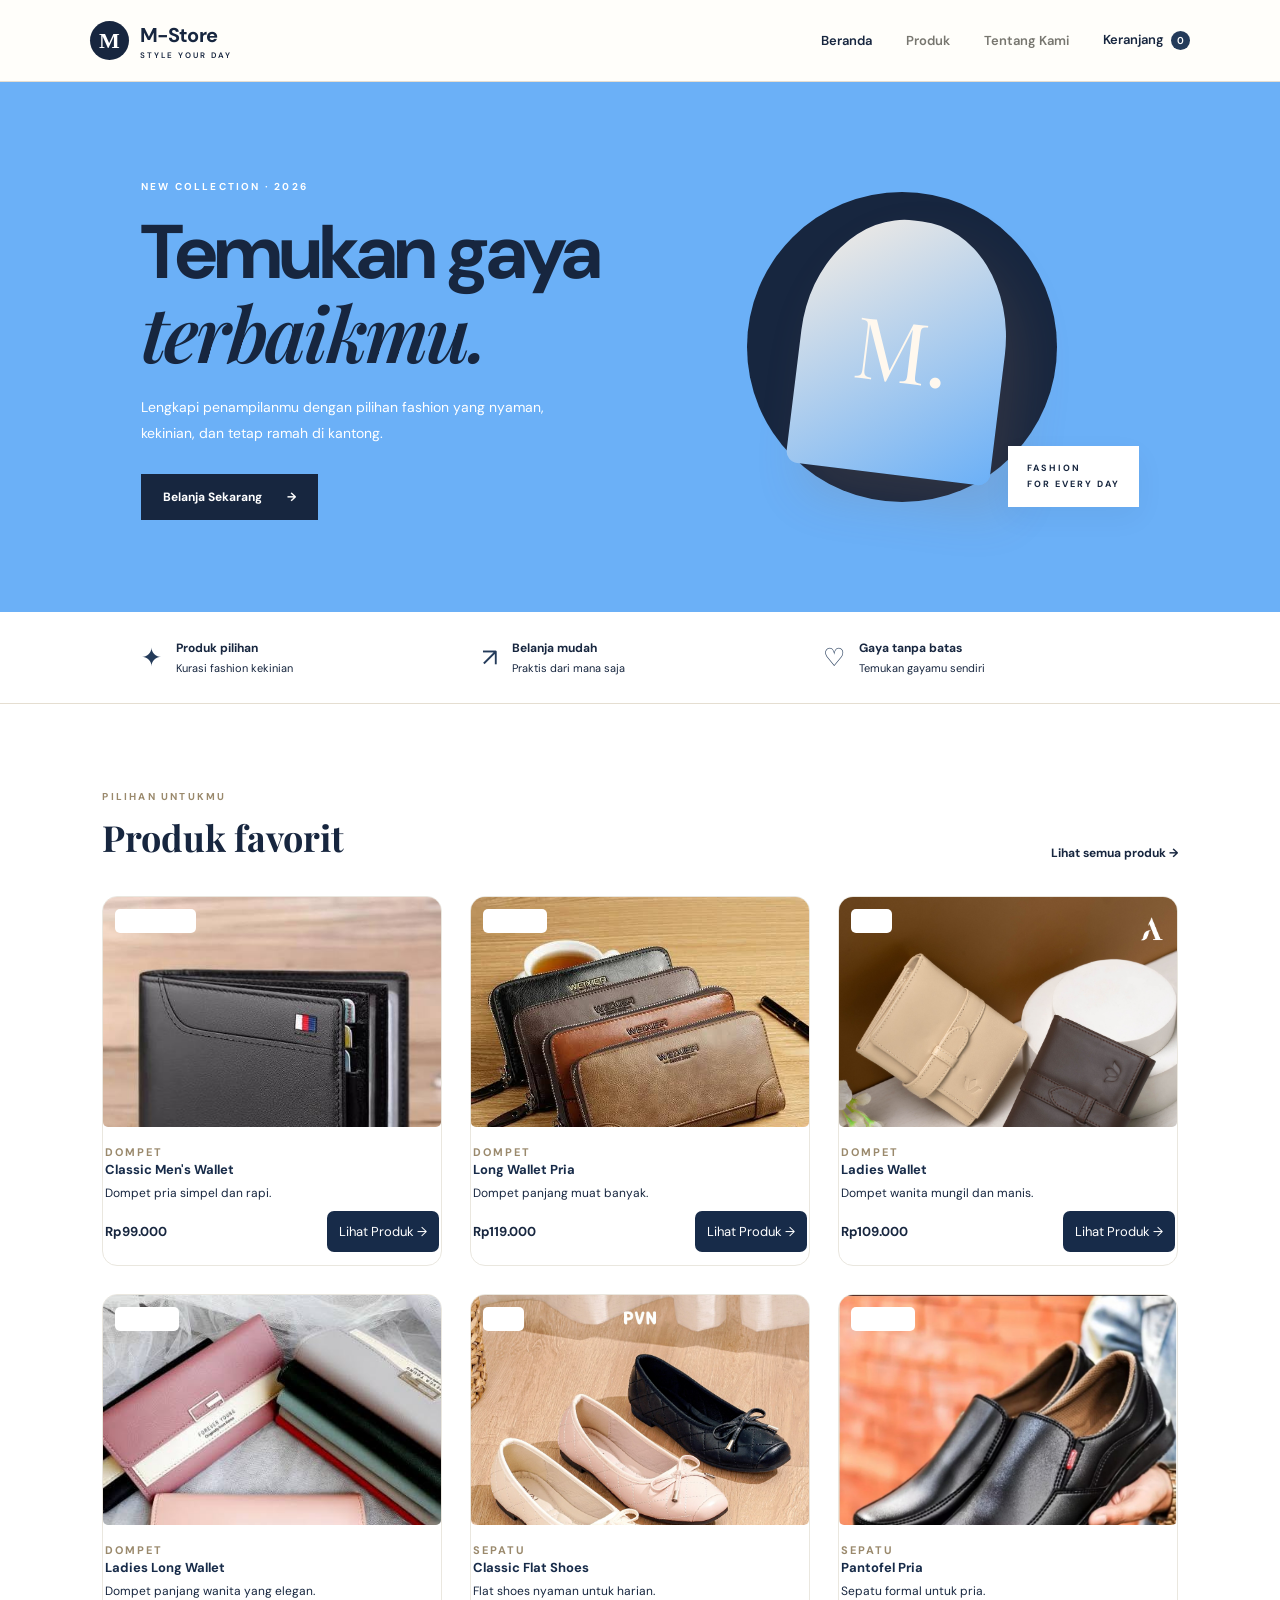
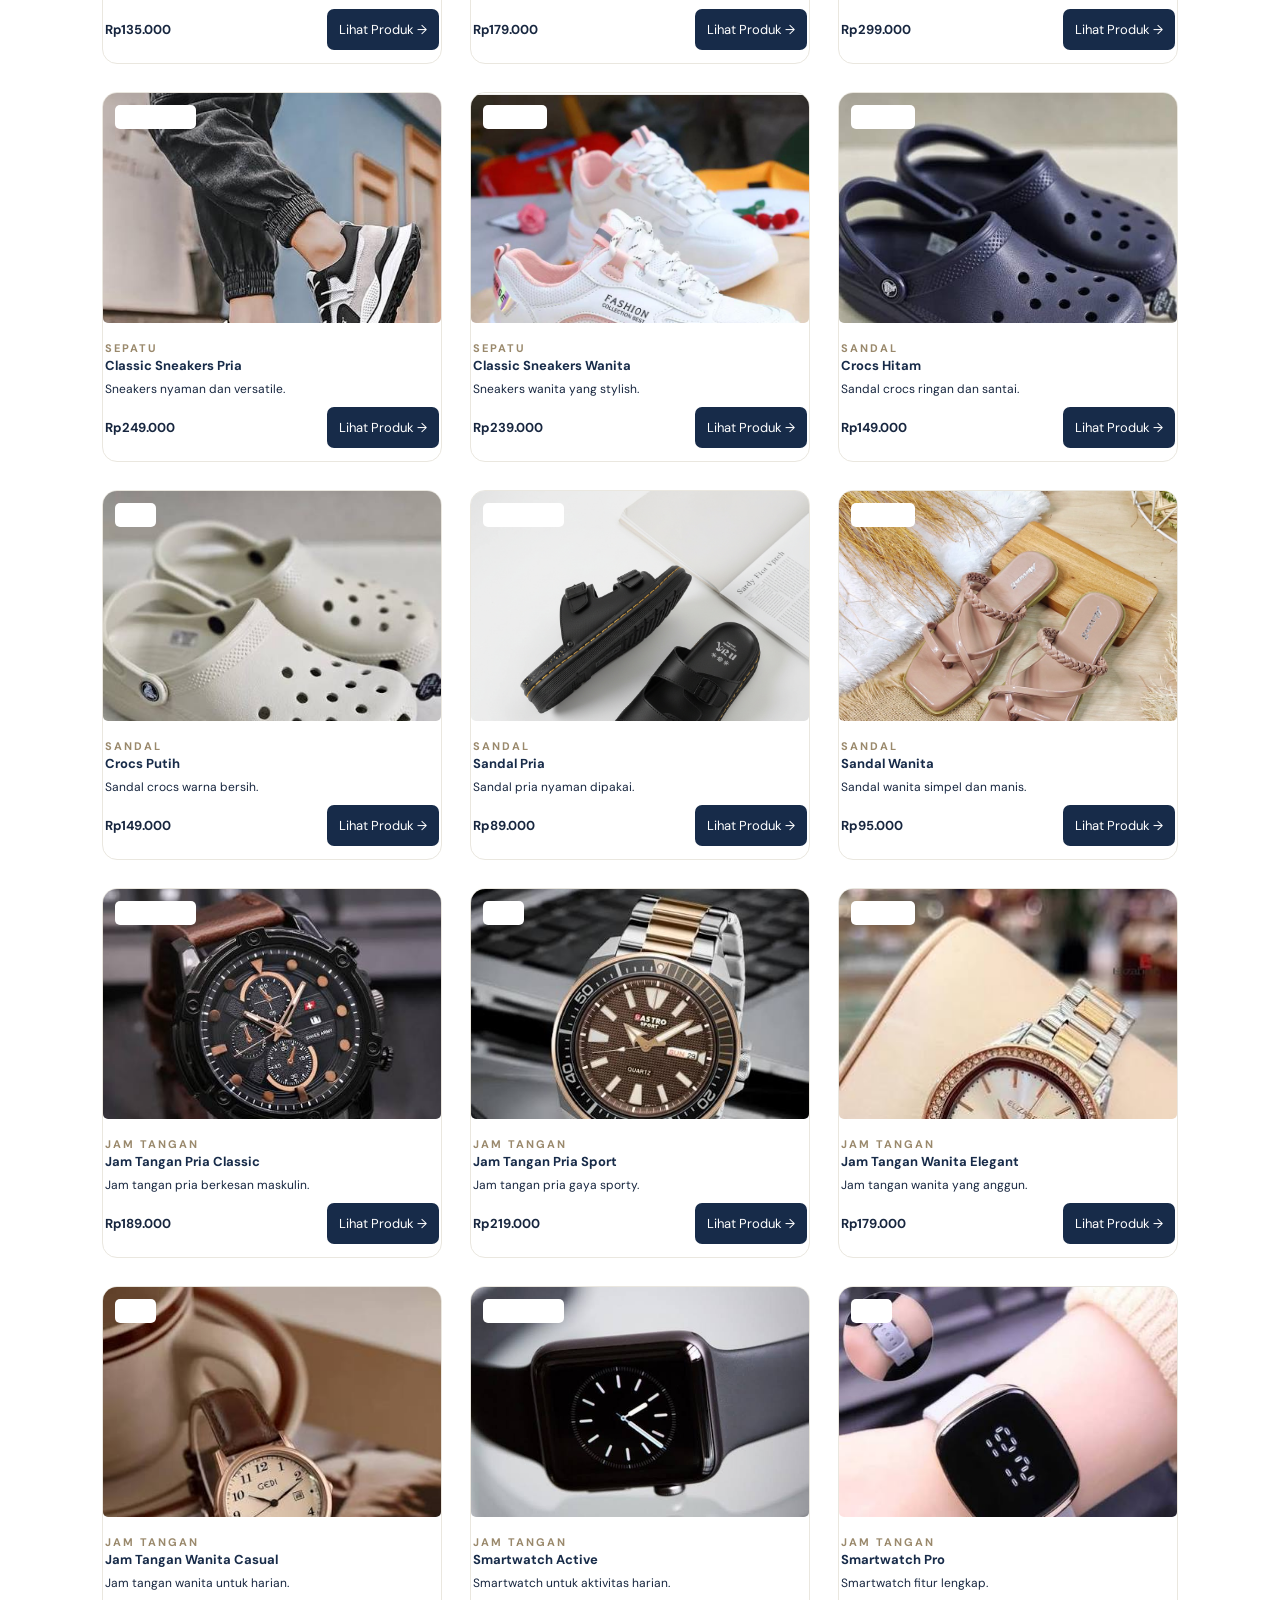
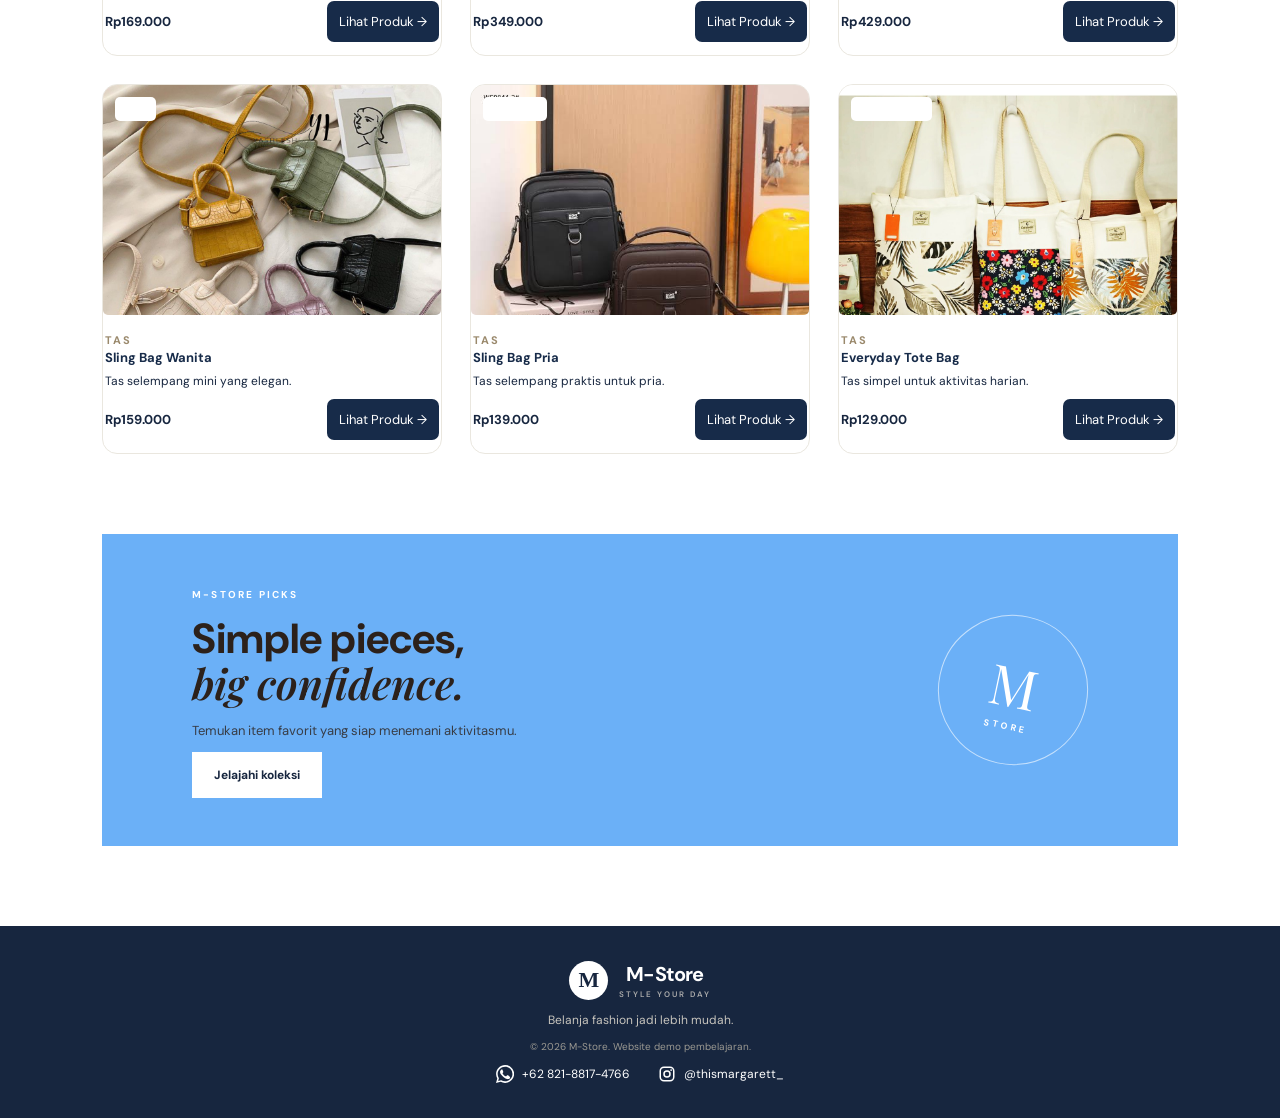
<file: index.html>
<!DOCTYPE html>
<html lang="id">

<head>
    <meta charset="UTF-8">
    <meta name="viewport" content="width=device-width, initial-scale=1.0">

    <title>Website Toko Online Mini - M-Store></title>

    <link rel="stylesheet" href="style.css">
    <script src="script.js" defer></script>
</head>

<body>

    <!-- HEADER -->
    <header class="site-header">

        <a class="brand" href="index.html">
            <span class="brand-mark">M</span>

            <span>
                M-Store
                <small>STYLE YOUR DAY</small>
            </span>
        </a>

        <button
            class="menu-toggle"
            aria-label="Buka menu"
            onclick="toggleMenu()"
        >
            ☰
        </button>

        <nav id="mainNav">
            <a class="active" href="index.html">Beranda</a>
            <a href="produk.html">Produk</a>
            <a href="tentang.html">Tentang Kami</a>

            <a class="nav-cart" href="keranjang.html">
                Keranjang
                <span class="cart-count">0</span>
            </a>
        </nav>

    </header>


    <!-- MAIN CONTENT -->
    <main>

        <!-- HERO SECTION -->
        <section class="hero">

            <div class="hero-content">

                <span class="eyebrow">
                    NEW COLLECTION · 2026
                </span>

                <h1>
                    Temukan gaya<br>
                    <em>terbaikmu.</em>
                </h1>

                <p style="color: rgb(255, 255, 255);">
                    Lengkapi penampilanmu dengan pilihan fashion
                    yang nyaman, kekinian, dan tetap ramah di kantong.
                </p>

                <a class="btn btn-dark" href="produk.html">
                    Belanja Sekarang
                    <span>→</span>
                </a>

            </div>


            <!-- HERO ART -->
            <div class="hero-art">

                <div class="hero-circle"></div>

                <div class="hero-label">
                    FASHION<br>
                    FOR EVERY DAY
                </div>

                <div class="hero-product">
                    M.
                </div>

            </div>

        </section>


        <!-- BENEFITS SECTION -->
        <section class="benefits">

            <div>
                <span>✦</span>

                <p>
                    <b>Produk pilihan</b>
                    <small>Kurasi fashion kekinian</small>
                </p>
            </div>

            <div>
                <span>↗</span>

                <p>
                    <b>Belanja mudah</b>
                    <small>Praktis dari mana saja</small>
                </p>
            </div>

            <div>
                <span>♡</span>

                <p>
                    <b>Gaya tanpa batas</b>
                    <small>Temukan gayamu sendiri</small>
                </p>
            </div>

        </section>


        <!-- FEATURED PRODUCTS -->
        <section class="section">

            <div class="section-heading">

                <div>
                    <span class="eyebrow">
                        PILIHAN UNTUKMU
                    </span>

                    <h2>Produk favorit</h2>
                </div>

                <a class="text-link" href="produk.html">
                    Lihat semua produk →
                </a>

            </div>

            <div
                class="product-grid"
                id="featuredProducts"
            ></div>

        </section>


        <!-- PROMO SECTION -->
        <section class="promo">

            <div>

                <span class="eyebrow">
                    M-STORE PICKS
                </span>

                <h2>
                    Simple pieces,<br>
                    <em>big confidence.</em>
                </h2>

                <p>
                    Temukan item favorit yang siap menemani aktivitasmu.
                </p>

                <a class="btn btn-light" href="produk.html">
                    Jelajahi koleksi
                </a>

            </div>


            <!-- PROMO STAMP -->
            <div class="promo-stamp">
                M

                <br>

                <small>STORE</small>
            </div>

        </section>

    </main>


    <!-- FOOTER -->
    <footer>

        <a class="brand footer-brand" href="index.html">

            <span class="brand-mark">M</span>

            <span>
                M-Store
                <small>STYLE YOUR DAY</small>
            </span>

        </a>

        <p>
            Belanja fashion jadi lebih mudah.
        </p>

        <div class="footer-contact-links">
            <a href="https://wa.me/6282188174766" target="_blank" rel="noopener noreferrer">
                <svg class="contact-icon" viewBox="0 0 24 24" aria-hidden="true">
                    <path d="M20.5 3.5A11.8 11.8 0 0 0 12.1 0C5.5 0 .1 5.4.1 12c0 2.1.6 4.2 1.6 6L0 24l6.2-1.6a12 12 0 0 0 5.9 1.5h.1c6.6 0 12-5.4 12-12 0-3.2-1.3-6.2-3.7-8.4ZM12.1 21.8c-1.8 0-3.6-.5-5.1-1.4l-.4-.2-3.7 1 1-3.6-.2-.4a9.7 9.7 0 0 1-1.5-5.2c0-5.4 4.4-9.8 9.9-9.8 2.6 0 5.1 1 7 2.9a9.8 9.8 0 0 1 2.9 7c0 5.3-4.5 9.7-9.9 9.7Zm5.4-7.3c-.3-.2-1.8-.9-2.1-1-.3-.1-.5-.2-.7.2-.2.3-.8 1-1 1.2-.2.2-.4.2-.7.1-.3-.2-1.3-.5-2.5-1.5-.9-.8-1.5-1.8-1.7-2.1-.2-.3 0-.5.1-.7l.5-.6.3-.6c.1-.2 0-.4 0-.6-.1-.2-.7-1.7-.9-2.3-.2-.6-.5-.5-.7-.5h-.6c-.2 0-.6.1-.9.4-.3.3-1.2 1.2-1.2 2.8 0 1.7 1.2 3.3 1.4 3.5.2.2 2.4 3.7 5.9 5.2.8.4 1.4.6 1.9.7.8.3 1.5.2 2 .1.6-.1 1.8-.7 2-1.4.3-.7.3-1.3.2-1.4-.1-.2-.3-.3-.6-.5Z" fill="currentColor"/>
                </svg>
                +62 821-8817-4766
            </a>
            <a href="https://www.instagram.com/thismargarett_?igsh=YjZsaGlrNHRwcDM1&utm_source=qr" target="_blank" rel="noopener noreferrer">
                <svg class="contact-icon" viewBox="0 0 24 24" aria-hidden="true">
                    <rect x="3" y="3" width="18" height="18" rx="5" fill="none" stroke="currentColor" stroke-width="2"/>
                    <circle cx="12" cy="12" r="4" fill="none" stroke="currentColor" stroke-width="2"/>
                    <circle cx="17.5" cy="6.8" r="1.2" fill="currentColor"/>
                </svg>
                @thismargarett_
            </a>
        </div>

        <small class="footer-copyright">
            © 2026 M-Store. Website demo pembelajaran.
        </small>

    </footer>

</body>
</html>
</file>
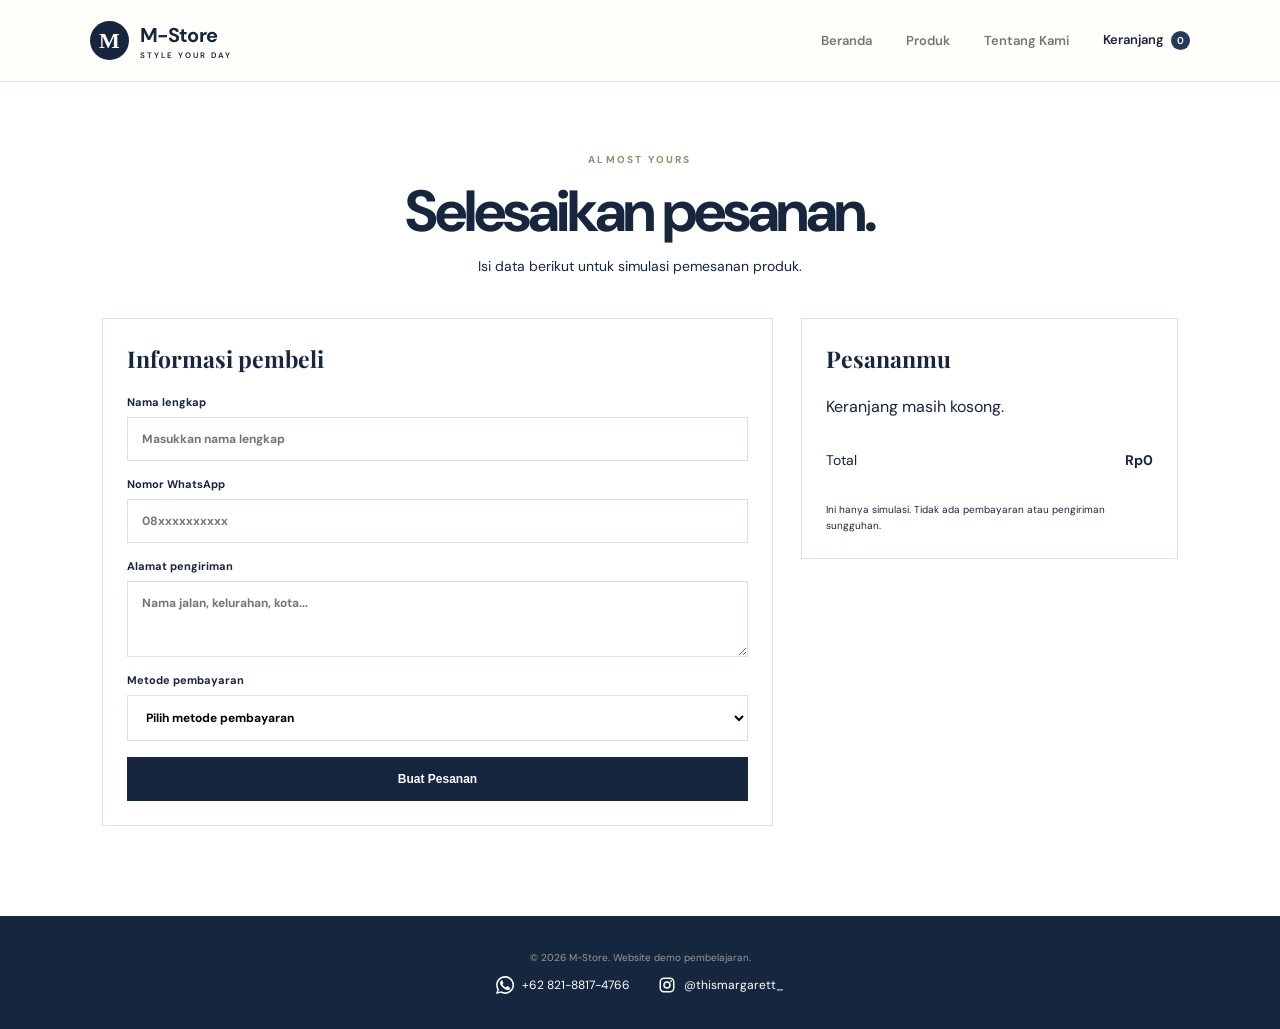
<file: checkout.html>
<!DOCTYPE html>
<html lang="id">
<head>
    <meta charset="UTF-8">
    <meta name="viewport" content="width=device-width, initial-scale=1.0">

    <title>M-Store | Checkout</title>

    <link rel="stylesheet" href="style.css">
    <script src="script.js" defer></script>
</head>

<body>

    <!-- HEADER -->
    <header class="site-header">

        <a class="brand" href="index.html">
            <span class="brand-mark">M</span>

            <span>
                M-Store
                <small>STYLE YOUR DAY</small>
            </span>
        </a>

        <button class="menu-toggle" onclick="toggleMenu()">
            ☰
        </button>

        <nav id="mainNav">
            <a href="index.html">Beranda</a>
            <a href="produk.html">Produk</a>
            <a href="tentang.html">Tentang Kami</a>

            <a class="nav-cart" href="keranjang.html">
                Keranjang
                <span class="cart-count">0</span>
            </a>
        </nav>

    </header>


    <!-- MAIN CONTENT -->
    <main class="page-wrap">

        <!-- PAGE INTRO -->
        <div class="page-intro">
            <span class="eyebrow">ALMOST YOURS</span>

            <h1>Selesaikan pesanan.</h1>

            <p>
                Isi data berikut untuk simulasi pemesanan produk.
            </p>
        </div>


        <!-- CHECKOUT LAYOUT -->
        <div class="checkout-layout">

            <!-- CHECKOUT FORM -->
            <form class="checkout-form" id="checkoutForm">

                <h2>Informasi pembeli</h2>

                <label>
                    Nama lengkap
                    <input
                        name="nama"
                        required
                        placeholder="Masukkan nama lengkap"
                    >
                </label>

                <label>
                    Nomor WhatsApp
                    <input
                        name="whatsapp"
                        type="tel"
                        required
                        placeholder="08xxxxxxxxxx"
                    >
                </label>

                <label>
                    Alamat pengiriman
                    <textarea
                        name="alamat"
                        rows="3"
                        required
                        placeholder="Nama jalan, kelurahan, kota..."
                    ></textarea>
                </label>

                <label>
                    Metode pembayaran

                    <select name="pembayaran" required>
                        <option value="">
                            Pilih metode pembayaran
                        </option>

                        <option>
                            Transfer bank (simulasi)
                        </option>

                        <option>
                            COD (simulasi)
                        </option>

                        <option>
                            E-wallet (simulasi)
                        </option>
                    </select>
                </label>

                <button
                    class="btn btn-dark full-btn"
                    type="submit"
                >
                    Buat Pesanan
                </button>

            </form>


            <!-- ORDER SUMMARY -->
            <aside class="summary-card">

                <h2>Pesananmu</h2>

                <div id="checkoutSummary"></div>

                <div class="summary-line total">
                    <span>Total</span>

                    <b id="checkoutTotal">
                        Rp0
                    </b>
                </div>

                <p class="tiny-note">
                    Ini hanya simulasi. Tidak ada pembayaran
                    atau pengiriman sungguhan.
                </p>

            </aside>

        </div>


        <!-- ORDER MESSAGE -->
        <div id="orderMessage" class="notice" hidden></div>

    </main>


    <!-- FOOTER -->
    <footer>

        <div class="footer-contact-links">
            <a href="https://wa.me/6282188174766" target="_blank" rel="noopener noreferrer">
                <svg class="contact-icon" viewBox="0 0 24 24" aria-hidden="true">
                    <path d="M20.5 3.5A11.8 11.8 0 0 0 12.1 0C5.5 0 .1 5.4.1 12c0 2.1.6 4.2 1.6 6L0 24l6.2-1.6a12 12 0 0 0 5.9 1.5h.1c6.6 0 12-5.4 12-12 0-3.2-1.3-6.2-3.7-8.4ZM12.1 21.8c-1.8 0-3.6-.5-5.1-1.4l-.4-.2-3.7 1 1-3.6-.2-.4a9.7 9.7 0 0 1-1.5-5.2c0-5.4 4.4-9.8 9.9-9.8 2.6 0 5.1 1 7 2.9a9.8 9.8 0 0 1 2.9 7c0 5.3-4.5 9.7-9.9 9.7Zm5.4-7.3c-.3-.2-1.8-.9-2.1-1-.3-.1-.5-.2-.7.2-.2.3-.8 1-1 1.2-.2.2-.4.2-.7.1-.3-.2-1.3-.5-2.5-1.5-.9-.8-1.5-1.8-1.7-2.1-.2-.3 0-.5.1-.7l.5-.6.3-.6c.1-.2 0-.4 0-.6-.1-.2-.7-1.7-.9-2.3-.2-.6-.5-.5-.7-.5h-.6c-.2 0-.6.1-.9.4-.3.3-1.2 1.2-1.2 2.8 0 1.7 1.2 3.3 1.4 3.5.2.2 2.4 3.7 5.9 5.2.8.4 1.4.6 1.9.7.8.3 1.5.2 2 .1.6-.1 1.8-.7 2-1.4.3-.7.3-1.3.2-1.4-.1-.2-.3-.3-.6-.5Z" fill="currentColor"/>
                </svg>
                +62 821-8817-4766
            </a>
            <a href="https://www.instagram.com/thismargarett_?igsh=YjZsaGlrNHRwcDM1&utm_source=qr" target="_blank" rel="noopener noreferrer">
                <svg class="contact-icon" viewBox="0 0 24 24" aria-hidden="true">
                    <rect x="3" y="3" width="18" height="18" rx="5" fill="none" stroke="currentColor" stroke-width="2"/>
                    <circle cx="12" cy="12" r="4" fill="none" stroke="currentColor" stroke-width="2"/>
                    <circle cx="17.5" cy="6.8" r="1.2" fill="currentColor"/>
                </svg>
                @thismargarett_
            </a>
        </div>

        <small class="footer-copyright">
            © 2026 M-Store. Website demo pembelajaran.
        </small>

    </footer>

</body>
</html>
</file>
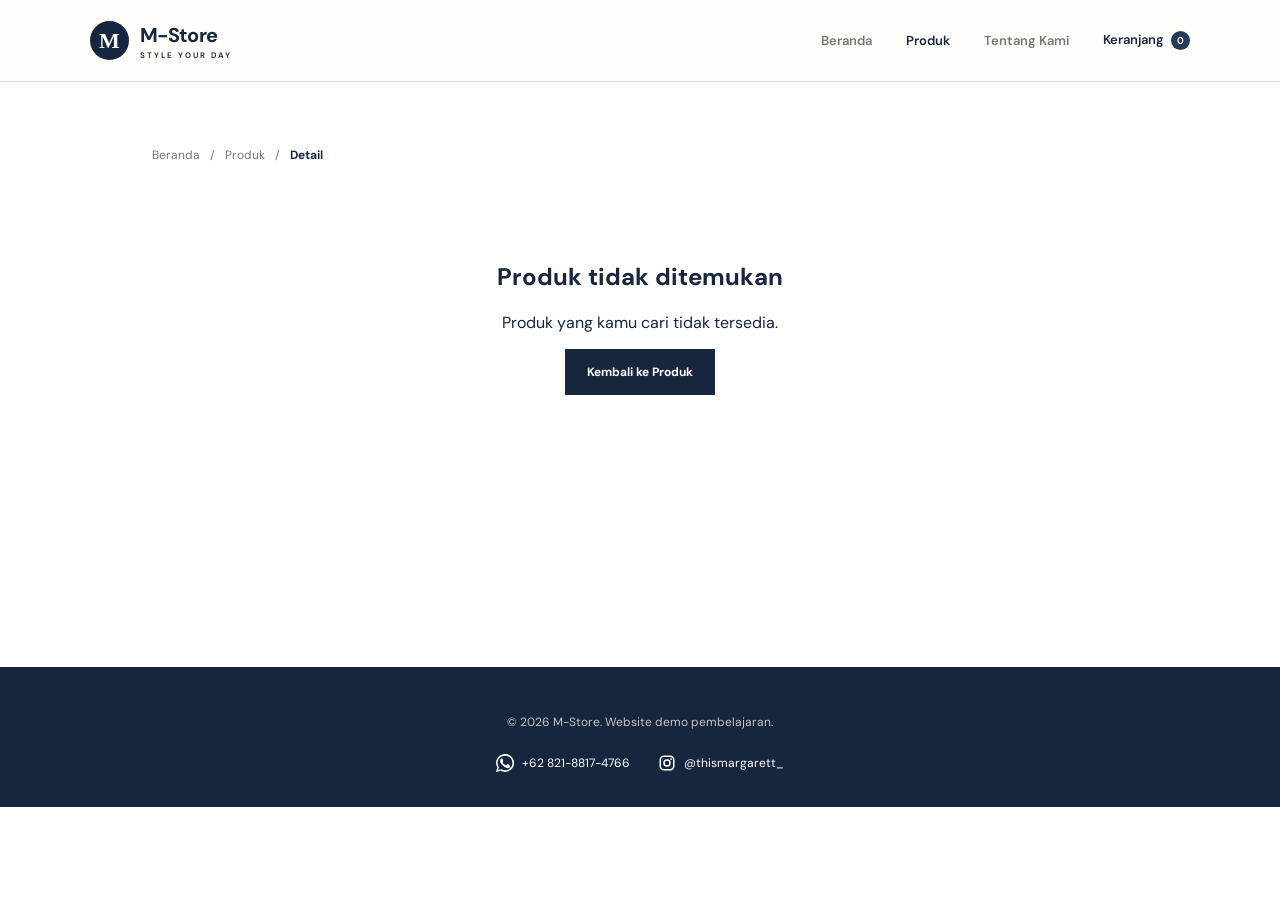
<file: detail_produk.html>
<!DOCTYPE html>
<html lang="id">

<head>
    <meta charset="UTF-8">
    <meta name="viewport" content="width=device-width, initial-scale=1.0">

    <title>M-Store | Detail Produk</title>

    <link rel="stylesheet" href="style.css">
    <script src="script.js" defer></script>
</head>

<body>

    <!-- HEADER -->
    <header class="site-header">

        <a class="brand" href="index.html">
            <span class="brand-mark">M</span>

            <span>
                M-Store
                <small>STYLE YOUR DAY</small>
            </span>
        </a>

        <button class="menu-toggle" aria-label="Buka menu" onclick="toggleMenu()">
            ☰
        </button>

        <nav id="mainNav">
            <a href="index.html">Beranda</a>
            <a class="active" href="produk.html">Produk</a>
            <a href="tentang.html">Tentang Kami</a>

            <a class="nav-cart" href="keranjang.html">
                Keranjang
                <span class="cart-count">0</span>
            </a>
        </nav>

    </header>


    <!-- MAIN CONTENT -->
    <main class="page-wrap detail-page">

        <!-- BREADCRUMB -->
        <div class="breadcrumb">
            <a href="index.html">Beranda</a>
            <span>/</span>
            <a href="produk.html">Produk</a>
            <span>/</span>
            <b id="breadcrumbName">Detail</b>
        </div>


        <!-- DETAIL PRODUK -->
        <section class="detail-product">

            <!-- FOTO PRODUK -->
            <div class="detail-gallery">
                <img id="detailImage" src="" alt="">
                <span id="detailTag" class="detail-tag"></span>
            </div>

            <!-- INFORMASI PRODUK -->
            <div class="detail-info">

                <span id="detailCategory" class="detail-category"></span>

                <h1 id="detailName"></h1>

                <div class="detail-meta">
                    <span id="detailRating" class="detail-rating"></span>
                    <span id="detailStock" class="detail-stock"></span>
                </div>

                <p id="detailPrice" class="detail-price"></p>

                <p id="detailDescription" class="detail-description"></p>

                <h2 class="detail-subtitle">Spesifikasi</h2>

                <dl id="detailSpecs" class="detail-specs"></dl>

                <!-- JUMLAH & TOTAL -->
                <div class="detail-buy">

                    <div class="detail-qty">
                        <span class="detail-label">Jumlah</span>

                        <div class="qty-box">
                            <button type="button" aria-label="Kurangi" onclick="changeQuantity(-1)">−</button>
                            <span id="quantity">1</span>
                            <button type="button" aria-label="Tambah" onclick="changeQuantity(1)">+</button>
                        </div>
                    </div>

                    <div class="detail-total">
                        <span class="detail-label">Total</span>
                        <b id="detailTotal">Rp0</b>
                    </div>

                </div>

                <!-- TOMBOL AKSI -->
                <div class="detail-actions">
                    <button type="button" class="btn btn-outline" onclick="addToCart()">
                        Tambah ke Keranjang
                    </button>

                    <button type="button" class="btn btn-dark" onclick="addToCart(true)">
                        Beli Sekarang →
                    </button>
                </div>

                <ul class="detail-perks">
                    <li>✦ Produk pilihan terkurasi</li>
                    <li>↗ Pengiriman ke seluruh Indonesia</li>
                    <li>♡ Garansi tukar jika ada cacat</li>
                </ul>

            </div>

        </section>


        <!-- PRODUK LAINNYA -->
        <section id="relatedSection" class="related-section">

            <div class="section-heading">
                <div>
                    <span class="detail-category">KAMU MUNGKIN SUKA</span>
                    <h2>Produk lainnya</h2>
                </div>

                <a class="text-link" href="produk.html">Lihat semua produk →</a>
            </div>

            <div class="product-grid" id="relatedProducts"></div>

        </section>

    </main>


    <!-- FOOTER -->
    <footer>

        <div class="footer-contact-links">
            <a href="https://wa.me/6282188174766" target="_blank" rel="noopener noreferrer">
                <svg class="contact-icon" viewBox="0 0 24 24" aria-hidden="true">
                    <path d="M20.5 3.5A11.8 11.8 0 0 0 12.1 0C5.5 0 .1 5.4.1 12c0 2.1.6 4.2 1.6 6L0 24l6.2-1.6a12 12 0 0 0 5.9 1.5h.1c6.6 0 12-5.4 12-12 0-3.2-1.3-6.2-3.7-8.4ZM12.1 21.8c-1.8 0-3.6-.5-5.1-1.4l-.4-.2-3.7 1 1-3.6-.2-.4a9.7 9.7 0 0 1-1.5-5.2c0-5.4 4.4-9.8 9.9-9.8 2.6 0 5.1 1 7 2.9a9.8 9.8 0 0 1 2.9 7c0 5.3-4.5 9.7-9.9 9.7Zm5.4-7.3c-.3-.2-1.8-.9-2.1-1-.3-.1-.5-.2-.7.2-.2.3-.8 1-1 1.2-.2.2-.4.2-.7.1-.3-.2-1.3-.5-2.5-1.5-.9-.8-1.5-1.8-1.7-2.1-.2-.3 0-.5.1-.7l.5-.6.3-.6c.1-.2 0-.4 0-.6-.1-.2-.7-1.7-.9-2.3-.2-.6-.5-.5-.7-.5h-.6c-.2 0-.6.1-.9.4-.3.3-1.2 1.2-1.2 2.8 0 1.7 1.2 3.3 1.4 3.5.2.2 2.4 3.7 5.9 5.2.8.4 1.4.6 1.9.7.8.3 1.5.2 2 .1.6-.1 1.8-.7 2-1.4.3-.7.3-1.3.2-1.4-.1-.2-.3-.3-.6-.5Z" fill="currentColor"/>
                </svg>
                +62 821-8817-4766
            </a>
            <a href="https://www.instagram.com/thismargarett_?igsh=YjZsaGlrNHRwcDM1&utm_source=qr" target="_blank" rel="noopener noreferrer">
                <svg class="contact-icon" viewBox="0 0 24 24" aria-hidden="true">
                    <rect x="3" y="3" width="18" height="18" rx="5" fill="none" stroke="currentColor" stroke-width="2"/>
                    <circle cx="12" cy="12" r="4" fill="none" stroke="currentColor" stroke-width="2"/>
                    <circle cx="17.5" cy="6.8" r="1.2" fill="currentColor"/>
                </svg>
                @thismargarett_
            </a>

        </div>

        <p class="footer-copyright">© 2026 M-Store. Website demo pembelajaran.</p>
        
    </footer>

</body>
</html>
</file>
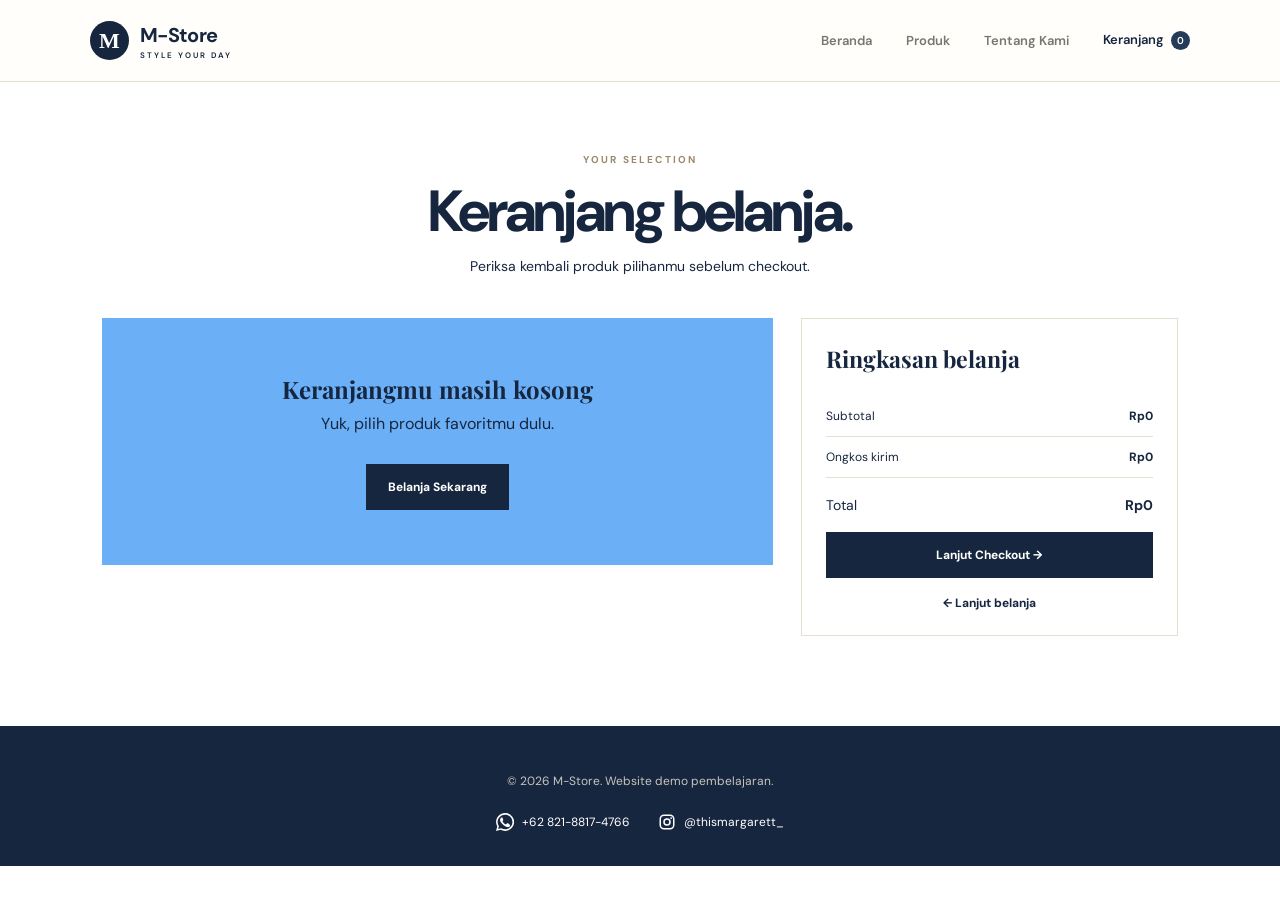
<file: keranjang.html>
<!DOCTYPE html>
<html lang="id">

<head>
    <meta charset="UTF-8">
    <meta name="viewport" content="width=device-width, initial-scale=1.0">

    <title>M-Store | Keranjang</title>

    <link rel="stylesheet" href="style.css">
    <script src="script.js" defer></script>
</head>

<body>

    <!-- HEADER -->
    <header class="site-header">

        <a class="brand" href="index.html">
            <span class="brand-mark">M</span>

            <span>
                M-Store
                <small>STYLE YOUR DAY</small>
            </span>
        </a>

        <button class="menu-toggle" onclick="toggleMenu()">
            ☰
        </button>

        <nav id="mainNav">
            <a href="index.html">Beranda</a>
            <a href="produk.html">Produk</a>
            <a href="tentang.html">Tentang Kami</a>

            <a class="active nav-cart" href="keranjang.html">
                Keranjang
                <span class="cart-count">0</span>
            </a>
        </nav>

    </header>


    <!-- MAIN CONTENT -->
    <main class="page-wrap">

        <!-- PAGE INTRO -->
        <div class="page-intro">

            <span class="eyebrow">
                YOUR SELECTION
            </span>

            <h1>Keranjang belanja.</h1>

            <p>
                Periksa kembali produk pilihanmu sebelum checkout.
            </p>

        </div>


        <!-- CART LAYOUT -->
        <div class="cart-layout">

            <!-- CART ITEMS -->
            <section
                id="cartItems"
                class="cart-items"
            ></section>


            <!-- ORDER SUMMARY -->
            <aside class="summary-card">

                <h2>Ringkasan belanja</h2>

                <div class="summary-line">
                    <span>Subtotal</span>
                    <b id="subtotal">Rp0</b>
                </div>

                <div class="summary-line">
                    <span>Ongkos kirim</span>
                    <b id="shipping">Rp15.000</b>
                </div>

                <div class="summary-line total">
                    <span>Total</span>
                    <b id="total">Rp0</b>
                </div>


                <!-- CHECKOUT BUTTON -->
                <a
                    class="btn btn-dark full-btn"
                    href="checkout.html"
                >
                    Lanjut Checkout →
                </a>

                <a class="back-link" href="produk.html">
                    ← Lanjut belanja
                </a>

            </aside>

        </div>

    </main>


    <!-- FOOTER -->
    <footer>
        
        <div class="footer-contact-links">
            <a href="https://wa.me/6282188174766" target="_blank" rel="noopener noreferrer">
                <svg class="contact-icon" viewBox="0 0 24 24" aria-hidden="true">
                    <path d="M20.5 3.5A11.8 11.8 0 0 0 12.1 0C5.5 0 .1 5.4.1 12c0 2.1.6 4.2 1.6 6L0 24l6.2-1.6a12 12 0 0 0 5.9 1.5h.1c6.6 0 12-5.4 12-12 0-3.2-1.3-6.2-3.7-8.4ZM12.1 21.8c-1.8 0-3.6-.5-5.1-1.4l-.4-.2-3.7 1 1-3.6-.2-.4a9.7 9.7 0 0 1-1.5-5.2c0-5.4 4.4-9.8 9.9-9.8 2.6 0 5.1 1 7 2.9a9.8 9.8 0 0 1 2.9 7c0 5.3-4.5 9.7-9.9 9.7Zm5.4-7.3c-.3-.2-1.8-.9-2.1-1-.3-.1-.5-.2-.7.2-.2.3-.8 1-1 1.2-.2.2-.4.2-.7.1-.3-.2-1.3-.5-2.5-1.5-.9-.8-1.5-1.8-1.7-2.1-.2-.3 0-.5.1-.7l.5-.6.3-.6c.1-.2 0-.4 0-.6-.1-.2-.7-1.7-.9-2.3-.2-.6-.5-.5-.7-.5h-.6c-.2 0-.6.1-.9.4-.3.3-1.2 1.2-1.2 2.8 0 1.7 1.2 3.3 1.4 3.5.2.2 2.4 3.7 5.9 5.2.8.4 1.4.6 1.9.7.8.3 1.5.2 2 .1.6-.1 1.8-.7 2-1.4.3-.7.3-1.3.2-1.4-.1-.2-.3-.3-.6-.5Z" fill="currentColor"/>
                </svg>
                +62 821-8817-4766
            </a>
            <a href="https://www.instagram.com/thismargarett_?igsh=YjZsaGlrNHRwcDM1&utm_source=qr" target="_blank" rel="noopener noreferrer">
                <svg class="contact-icon" viewBox="0 0 24 24" aria-hidden="true">
                    <rect x="3" y="3" width="18" height="18" rx="5" fill="none" stroke="currentColor" stroke-width="2"/>
                    <circle cx="12" cy="12" r="4" fill="none" stroke="currentColor" stroke-width="2"/>
                    <circle cx="17.5" cy="6.8" r="1.2" fill="currentColor"/>
                </svg>
                @thismargarett_
            </a>

        </div>

        <p class="footer-copyright">
            © 2026 M-Store. Website demo pembelajaran.
        </p>

    </footer>

</body>
</html>
</file>
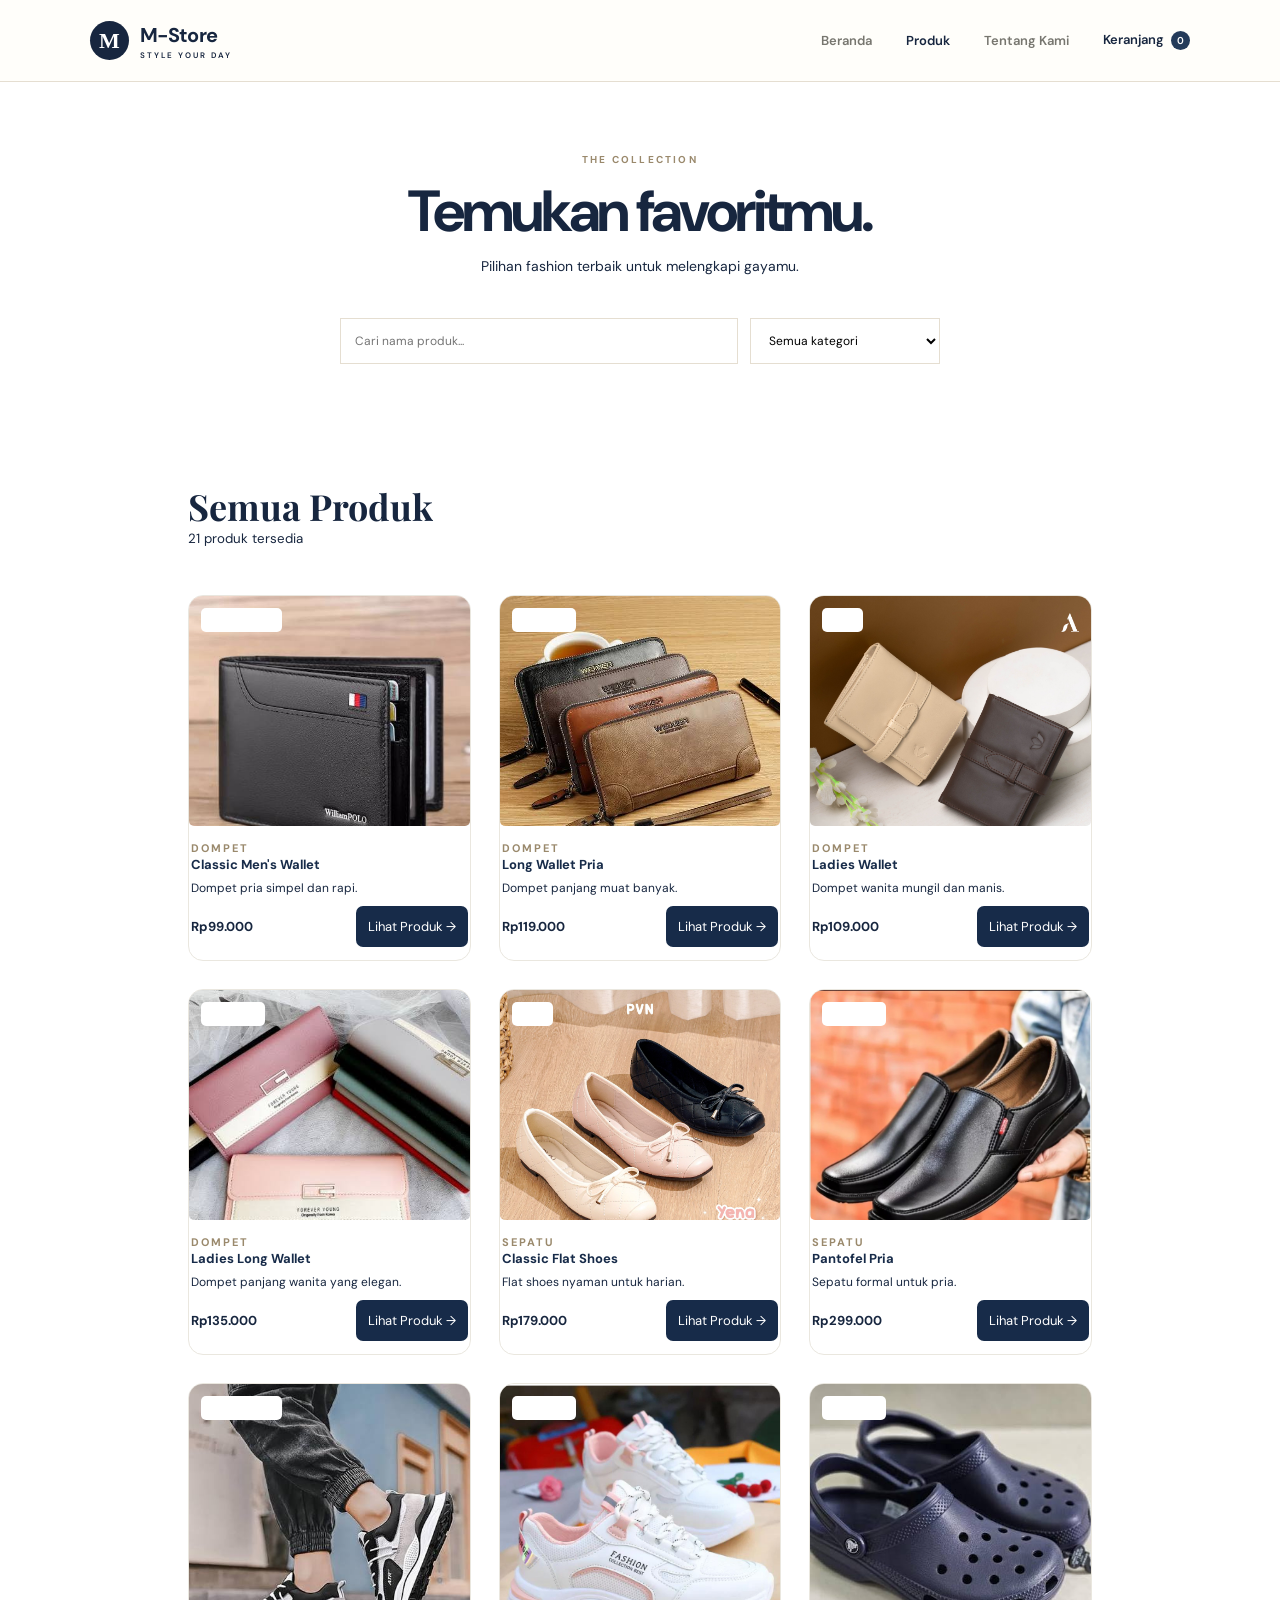
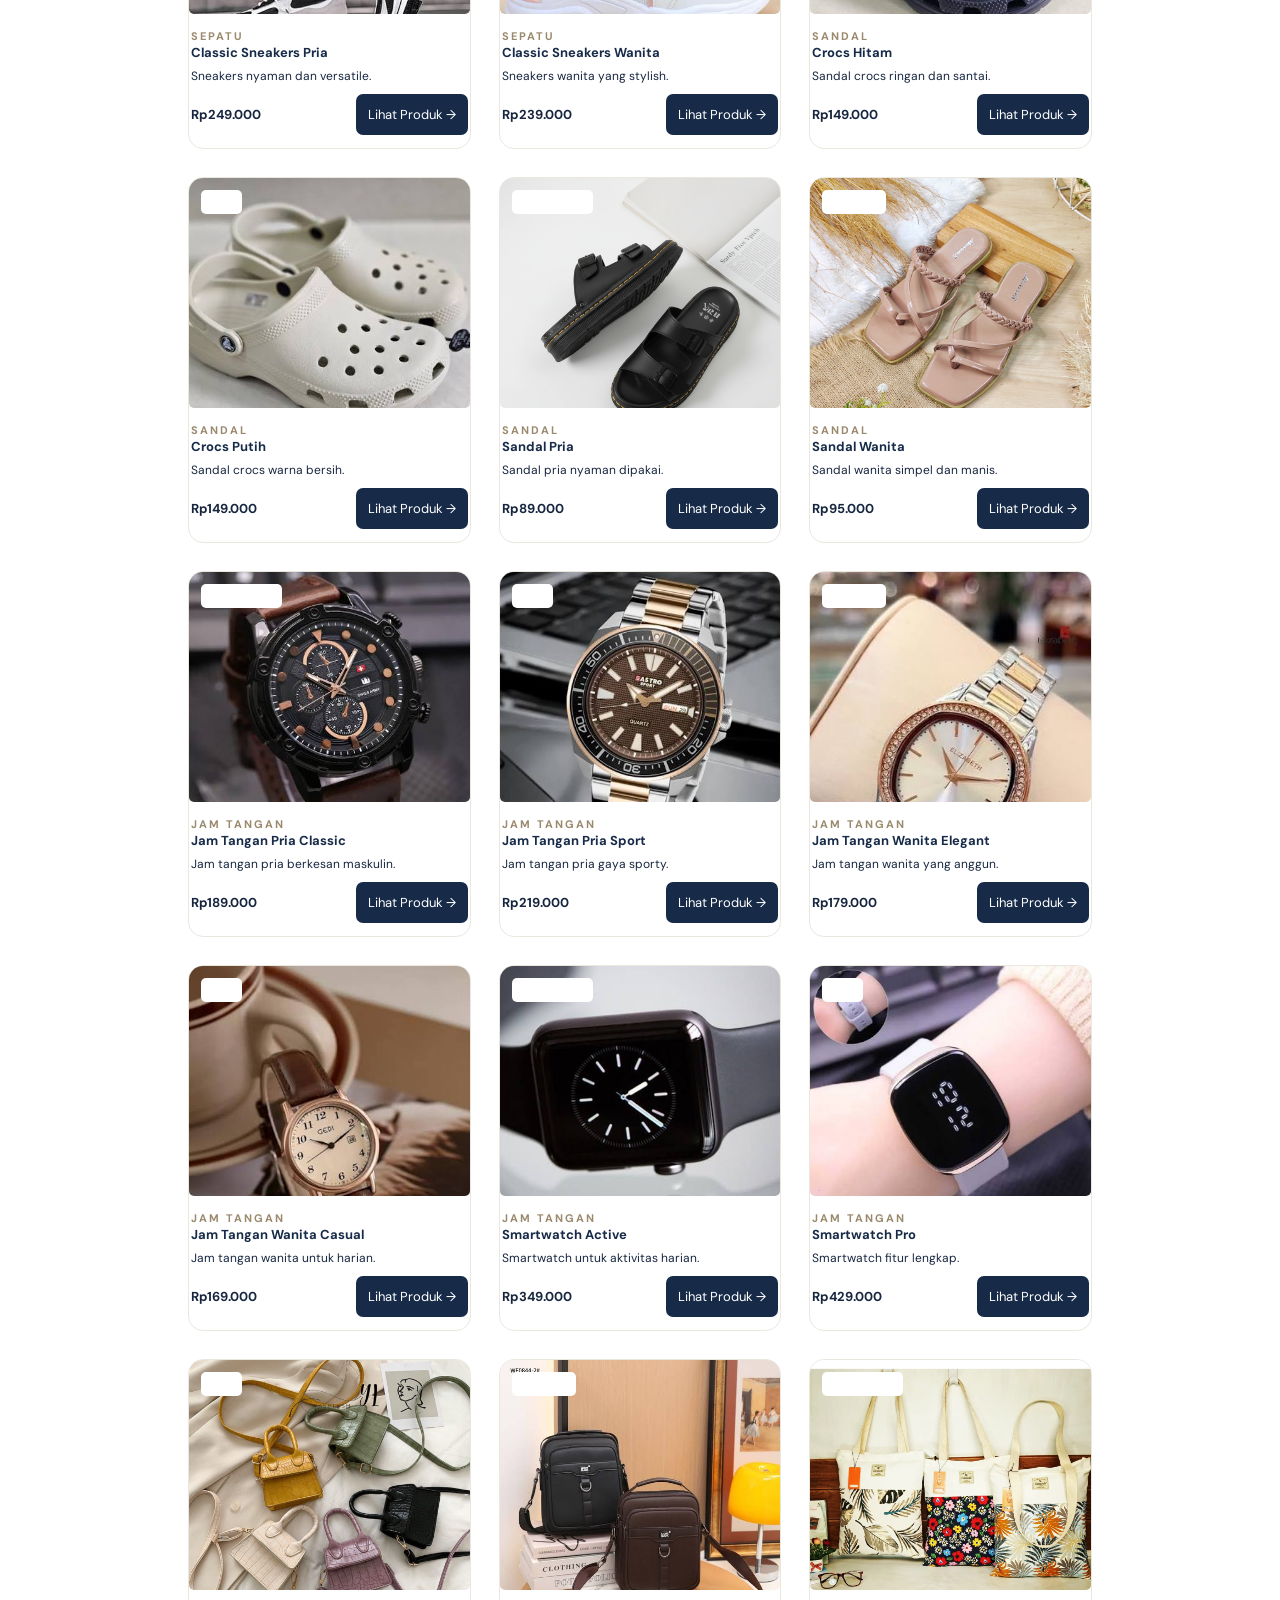
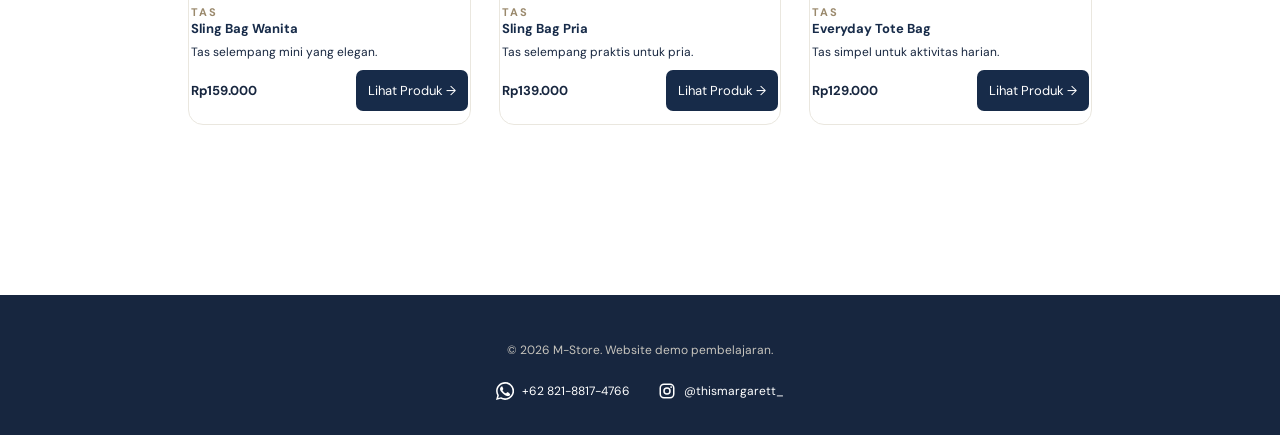
<file: produk.html>
<!DOCTYPE html>
<html lang="id">

<head>
    <meta charset="UTF-8">
    <meta name="viewport" content="width=device-width, initial-scale=1.0">

    <title>M-Store | Produk</title>

    <link rel="stylesheet" href="style.css">
    <script src="script.js" defer></script>
</head>

<body>

    <!-- HEADER -->
    <header class="site-header">

        <a class="brand" href="index.html">
            <span class="brand-mark">M</span>

            <span>
                M-Store
                <small>STYLE YOUR DAY</small>
            </span>
        </a>

        <button class="menu-toggle"
            onclick="toggleMenu()">
            ☰
        </button>

        <nav id="mainNav">

            <a href="index.html">Beranda</a>

            <a class="active" href="produk.html">
                Produk
            </a>

            <a href="tentang.html">
                Tentang Kami
            </a>

            <a class="nav-cart" href="keranjang.html">
                Keranjang
                <span class="cart-count">0</span>
            </a>

        </nav>

    </header>


    <!-- MAIN CONTENT -->
    <main class="page-wrap">

        <!-- PAGE INTRO -->
        <div class="page-intro">

            <span class="eyebrow">
                THE COLLECTION
            </span>

            <h1>Temukan favoritmu.</h1>

            <p>
                Pilihan fashion terbaik untuk melengkapi gayamu.
            </p>

        </div>


        <!-- CATALOG TOOLS -->
        <div class="catalog-tools">

            <!-- SEARCH PRODUCT -->
            <input
                id="searchInput"
                type="search"
                placeholder="Cari nama produk..."
                oninput="renderProducts()"
            >

            <!-- CATEGORY FILTER -->
            <select
                id="categoryFilter"
                onchange="renderProducts()"
            >

                <option value="Semua">
                    Semua kategori
                </option>

                <option value="Tas">Tas</option>

                <option value="Sepatu">Sepatu</option>

                <option value="Sandal">Sandal</option>

                <option value="Jam Tangan">Jam Tangan</option>


                <option value="Dompet">Dompet</option>

            </select>

        </div>


        <!-- PRODUCT SECTION -->
        <section class="section">

            <div class="section-heading">

                <div>
                    <span class="eyebrow">
                <small class="footer-copyright">
                    </span>

                    <h2>Semua Produk</h2>

                    <p id="productCount">
                        6 produk tersedia
                    </p>
                </div>

            </div>


            <!-- PRODUCT GRID -->
            <div
                class="product-grid"
                id="productList"
            ></div>


            <!-- EMPTY MESSAGE -->
            <div
                id="emptyMessage"
                class="empty-message"
                hidden
            >

                <h2>Produk tidak ditemukan</h2>

                <p>
                    Coba cari menggunakan nama produk lainnya.
                </p>

            </div>

        </section>

    </main>


    <!-- FOOTER -->
    <footer>

        <div class="footer-contact-links">
            <a href="https://wa.me/6282188174766" target="_blank" rel="noopener noreferrer">
                <svg class="contact-icon" viewBox="0 0 24 24" aria-hidden="true">
                    <path d="M20.5 3.5A11.8 11.8 0 0 0 12.1 0C5.5 0 .1 5.4.1 12c0 2.1.6 4.2 1.6 6L0 24l6.2-1.6a12 12 0 0 0 5.9 1.5h.1c6.6 0 12-5.4 12-12 0-3.2-1.3-6.2-3.7-8.4ZM12.1 21.8c-1.8 0-3.6-.5-5.1-1.4l-.4-.2-3.7 1 1-3.6-.2-.4a9.7 9.7 0 0 1-1.5-5.2c0-5.4 4.4-9.8 9.9-9.8 2.6 0 5.1 1 7 2.9a9.8 9.8 0 0 1 2.9 7c0 5.3-4.5 9.7-9.9 9.7Zm5.4-7.3c-.3-.2-1.8-.9-2.1-1-.3-.1-.5-.2-.7.2-.2.3-.8 1-1 1.2-.2.2-.4.2-.7.1-.3-.2-1.3-.5-2.5-1.5-.9-.8-1.5-1.8-1.7-2.1-.2-.3 0-.5.1-.7l.5-.6.3-.6c.1-.2 0-.4 0-.6-.1-.2-.7-1.7-.9-2.3-.2-.6-.5-.5-.7-.5h-.6c-.2 0-.6.1-.9.4-.3.3-1.2 1.2-1.2 2.8 0 1.7 1.2 3.3 1.4 3.5.2.2 2.4 3.7 5.9 5.2.8.4 1.4.6 1.9.7.8.3 1.5.2 2 .1.6-.1 1.8-.7 2-1.4.3-.7.3-1.3.2-1.4-.1-.2-.3-.3-.6-.5Z" fill="currentColor"/>
                </svg>
                +62 821-8817-4766
            </a>
            <a href="https://www.instagram.com/thismargarett_?igsh=YjZsaGlrNHRwcDM1&utm_source=qr" target="_blank" rel="noopener noreferrer">
                <svg class="contact-icon" viewBox="0 0 24 24" aria-hidden="true">
                    <rect x="3" y="3" width="18" height="18" rx="5" fill="none" stroke="currentColor" stroke-width="2"/>
                    <circle cx="12" cy="12" r="4" fill="none" stroke="currentColor" stroke-width="2"/>
                    <circle cx="17.5" cy="6.8" r="1.2" fill="currentColor"/>
                </svg>
                @thismargarett_
            </a>

        </div>

        <p class="footer-copyright">
            © 2026 M-Store. Website demo pembelajaran.
        </p>
        
    </footer>

</body>
</html>
</file>
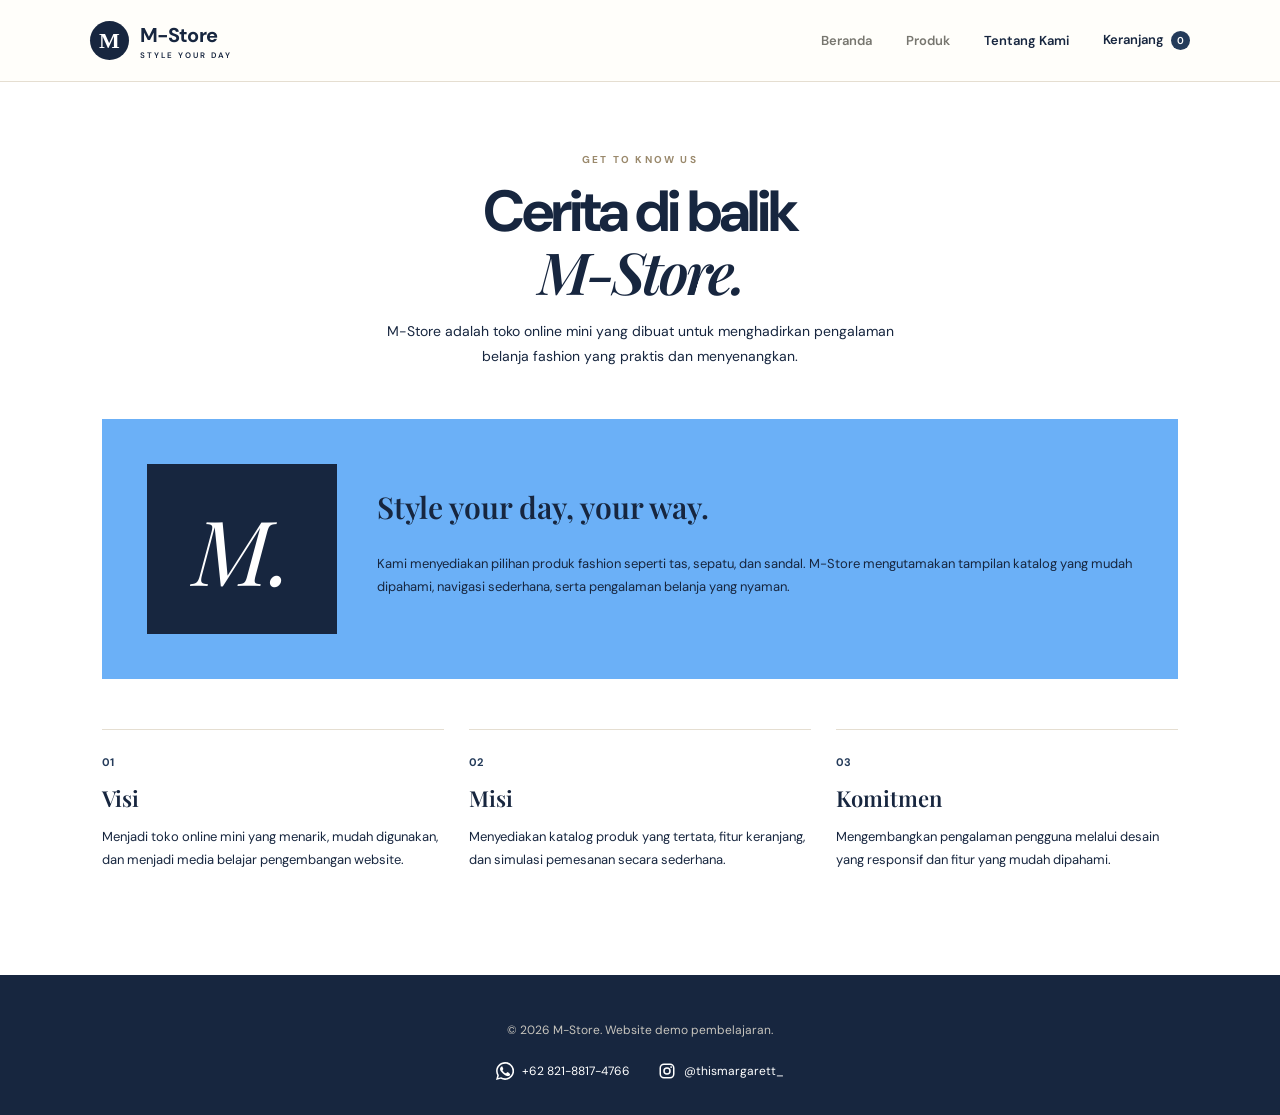
<file: tentang.html>
<!DOCTYPE html>
<html lang="id">

<head>
    <!-- Pengaturan Dasar Halaman -->
    <meta charset="UTF-8">
    <meta name="viewport" content="width=device-width, initial-scale=1.0">

    <!-- Judul Halaman -->
    <title>M-Store | Tentang Kami</title>

    <!-- Menghubungkan File CSS dan JavaScript -->
     
    <link rel="stylesheet" href="style.css">
    <script src="script.js" defer></script>
</head>

<body>

    <!-- ================= HEADER DAN NAVIGASI ================= -->
    <header class="site-header">

        <!-- Logo dan Nama Toko -->
        <a class="brand" href="index.html">
            <span class="brand-mark">M</span>

            <span>
                M-Store
                <small>STYLE YOUR DAY</small>
            </span>
        </a>

        <!-- Tombol Menu Mobile -->
        <button class="menu-toggle" onclick="toggleMenu()">☰</button>

        <!-- Menu Navigasi -->
        <nav id="mainNav">
            <a href="index.html">Beranda</a>
            <a href="produk.html">Produk</a>
            <a class="active" href="tentang.html">Tentang Kami</a>

            <a class="nav-cart" href="keranjang.html">
                Keranjang
                <span class="cart-count">0</span>
            </a>
        </nav>

    </header>


    <!-- ================= KONTEN UTAMA ================= -->
    <main class="page-wrap about-page">

        <!-- Bagian Perkenalan M-Store -->
        <div class="page-intro">

            <span class="eyebrow">GET TO KNOW US</span>

            <h1>
                Cerita di balik<br>
                <em>M-Store.</em>
            </h1>

            <p>
                M-Store adalah toko online mini yang dibuat untuk
                menghadirkan pengalaman belanja fashion yang praktis
                dan menyenangkan.
            </p>

        </div>


        <!-- ================= PROFIL M-STORE ================= -->
        <div class="about-panel">

            <div class="about-symbol">M.</div>

            <div>
                <h2>Style your day, your way.</h2>

                <p>
                    Kami menyediakan pilihan produk fashion seperti
                    tas, sepatu, dan sandal. M-Store mengutamakan
                    tampilan katalog yang mudah dipahami, navigasi
                    sederhana, serta pengalaman belanja yang nyaman.
                </p>
            </div>

        </div>


        <!-- ================= VISI, MISI, DAN KOMITMEN ================= -->
        <div class="values-grid">

            <!-- Visi -->
            <article>
                <span>01</span>
                <h3>Visi</h3>

                <p>
                    Menjadi toko online mini yang menarik, mudah
                    digunakan, dan menjadi media belajar
                    pengembangan website.
                </p>
            </article>

            <!-- Misi -->
            <article>
                <span>02</span>
                <h3>Misi</h3>

                <p>
                    Menyediakan katalog produk yang tertata,
                    fitur keranjang, dan simulasi pemesanan
                    secara sederhana.
                </p>
            </article>

            <!-- Komitmen -->
            <article>
                <span>03</span>
                <h3>Komitmen</h3>

                <p>
                    Mengembangkan pengalaman pengguna melalui
                    desain yang responsif dan fitur yang
                    mudah dipahami.
                </p>
            </article>

        </div>

    </main>


    <!-- ================= FOOTER ================= -->
    <footer>

        <div class="footer-contact-links">
            <a href="https://wa.me/6282188174766" target="_blank" rel="noopener noreferrer">
                <svg class="contact-icon" viewBox="0 0 24 24" aria-hidden="true">
                    <path d="M20.5 3.5A11.8 11.8 0 0 0 12.1 0C5.5 0 .1 5.4.1 12c0 2.1.6 4.2 1.6 6L0 24l6.2-1.6a12 12 0 0 0 5.9 1.5h.1c6.6 0 12-5.4 12-12 0-3.2-1.3-6.2-3.7-8.4ZM12.1 21.8c-1.8 0-3.6-.5-5.1-1.4l-.4-.2-3.7 1 1-3.6-.2-.4a9.7 9.7 0 0 1-1.5-5.2c0-5.4 4.4-9.8 9.9-9.8 2.6 0 5.1 1 7 2.9a9.8 9.8 0 0 1 2.9 7c0 5.3-4.5 9.7-9.9 9.7Zm5.4-7.3c-.3-.2-1.8-.9-2.1-1-.3-.1-.5-.2-.7.2-.2.3-.8 1-1 1.2-.2.2-.4.2-.7.1-.3-.2-1.3-.5-2.5-1.5-.9-.8-1.5-1.8-1.7-2.1-.2-.3 0-.5.1-.7l.5-.6.3-.6c.1-.2 0-.4 0-.6-.1-.2-.7-1.7-.9-2.3-.2-.6-.5-.5-.7-.5h-.6c-.2 0-.6.1-.9.4-.3.3-1.2 1.2-1.2 2.8 0 1.7 1.2 3.3 1.4 3.5.2.2 2.4 3.7 5.9 5.2.8.4 1.4.6 1.9.7.8.3 1.5.2 2 .1.6-.1 1.8-.7 2-1.4.3-.7.3-1.3.2-1.4-.1-.2-.3-.3-.6-.5Z" fill="currentColor"/>
                </svg>
                +62 821-8817-4766
            </a>
            <a href="https://www.instagram.com/thismargarett_?igsh=YjZsaGlrNHRwcDM1&utm_source=qr" target="_blank" rel="noopener noreferrer">
                <svg class="contact-icon" viewBox="0 0 24 24" aria-hidden="true">
                    <rect x="3" y="3" width="18" height="18" rx="5" fill="none" stroke="currentColor" stroke-width="2"/>
                    <circle cx="12" cy="12" r="4" fill="none" stroke="currentColor" stroke-width="2"/>
                    <circle cx="17.5" cy="6.8" r="1.2" fill="currentColor"/>
                </svg>
                @thismargarett_
            </a>

        </div>

        <p class="footer-copyright">© 2026 M-Store. Website demo pembelajaran.</p>
        
    </footer>

</body>
</html>
</file>
<file: style.css>
/* ==========================================
   1. IMPORT FONT
========================================== */

@import url('https://fonts.googleapis.com/css2?family=DM+Sans:wght@400;500;600;700&family=Playfair+Display:ital,wght@0,600;0,700;1,600;1,700&display=swap');


/* ==========================================
   2. ROOT VARIABLES
========================================== */

:root {
    --ink: #17263F;       /* Navy gelap untuk teks */
    --muted: #17263F;     /* Abu-abu untuk teks tambahan */
    --cream: #6bb0f7;     /* Cream sebagai warna latar */
    --paper: #ffffff;     /* Cream terang untuk card */
    --orange: #243B5A;    /* Diganti navy untuk elemen utama */
    --line: #E5DED1;      /* Garis pembatas cream */
}


/* ==========================================
   3. RESET & GLOBAL STYLE
========================================== */

* {
    box-sizing: border-box;
}

html {
    scroll-behavior: smooth;
}

body {
    margin: 0;
    background: var(--paper);
    color: var(--ink);
    font-family: 'DM Sans', sans-serif;
}

a {
    color: inherit;
    text-decoration: none;
}

h1,
h2,
h3,
p {
    margin-top: 0;
}


/* ==========================================
   4. HEADER & NAVIGATION
========================================== */

.site-header {
    height: 82px;
    padding: 0 7%;
    display: flex;
    align-items: center;
    justify-content: space-between;
    border-bottom: 1px solid var(--line);
    background: #fffefa;
    position: sticky;
    top: 0;
    z-index: 10;
}

.brand {
    display: flex;
    align-items: center;
    gap: 11px;
    font-weight: 700;
    font-size: 20px;
    letter-spacing: -.8px;
}

.brand small {
    display: block;
    font-size: 8px;
    letter-spacing: 2px;
    color: var(--muted);
    font-weight: 600;
    margin-top: 2px;
}

.brand-mark {
    width: 39px;
    height: 39px;
    background: var(--ink);
    color: white;
    border-radius: 50%;
    display: grid;
    place-items: center;
    font-family: Georgia;
    font-size: 22px;
}

nav {
    display: flex;
    align-items: center;
    gap: 34px;
    font-size: 13px;
    font-weight: 600;
}

nav a {
    color: #77766f;
    transition: .2s;
}

nav a:hover,
nav a.active {
    color: var(--ink);
}

.nav-cart {
    color: var(--ink);
}

.cart-count {
    display: inline-grid;
    place-items: center;
    background: var(--orange);
    color: white;
    border-radius: 50%;
    width: 19px;
    height: 19px;
    font-size: 10px;
    margin-left: 4px;
}

.menu-toggle {
    display: none;
    border: 0;
    background: none;
    font-size: 25px;
}


/* ==========================================
   5. HERO SECTION
========================================== */

.hero {
    min-height: 530px;
    background: var(--cream);
    padding: 75px 11%;
    display: grid;
    grid-template-columns: 1.05fr .95fr;
    align-items: center;
    overflow: hidden;
}

.eyebrow {
    font-size: 10px;
    letter-spacing: 2.2px;
    font-weight: 700;
    color: white;
}

.hero h1,
.page-intro h1 {
    font-size: clamp(42px, 6vw, 76px);
    line-height: 1.04;
    letter-spacing: -3px;
    margin: 18px 0;
}

.hero h1 em,
.page-intro h1 em,
.promo h2 em {
    font-family: 'Playfair Display', serif;
    font-weight: 600;
}

.hero-content > p,
.page-intro > p {
    color: var(--muted);
    line-height: 1.8;
    max-width: 440px;
    font-size: 14px;
    margin-bottom: 28px;
}


/* ==========================================
   6. BUTTONS
========================================== */

.btn {
    display: inline-flex;
    align-items: center;
    justify-content: center;
    gap: 25px;
    padding: 15px 22px;
    font-size: 12px;
    font-weight: 700;
    border: 0;
    cursor: pointer;
    transition: .2s;
}

.btn:hover {
    transform: translateY(-2px);
}

.btn-dark {
    background: var(--ink);
    color: white;
}

.btn-light {
    background: white;
    color: var(--ink);
}

.full-btn {
    width: 100%;
    text-align: center;
}


/* ==========================================
   7. HERO ART
========================================== */

.hero-art {
    height: 370px;
    position: relative;
    display: grid;
    place-items: center;
}

.hero-circle {
    width: 310px;
    height: 310px;
    border-radius: 50%;
    background: #17263F;
    position: absolute;
}

.hero-product {
    width: 205px;
    height: 255px;
    background: linear-gradient(145deg, #f8eee3, #6bb0f7);
    border-radius: 48% 48% 12px 12px;
    z-index: 1;
    display: grid;
    place-items: center;
    font-family: 'Playfair Display';
    font-size: 85px;
    color: #fff8ee;
    box-shadow: 20px 25px 50px #9b6e5430;
    transform: rotate(7deg);
}

.hero-label {
    position: absolute;
    z-index: 2;
    right: 0;
    bottom: 25px;
    background: white;
    padding: 15px 19px;
    font-size: 9px;
    letter-spacing: 2px;
    line-height: 1.7;
    font-weight: 700;
    box-shadow: 0 10px 30px #0000000c;
}


/* ==========================================
   8. BENEFITS SECTION
========================================== */

.benefits {
    display: grid;
    grid-template-columns: repeat(3, 1fr);
    padding: 28px 11%;
    border-bottom: 1px solid var(--line);
    gap: 25px;
}

.benefits > div {
    display: flex;
    align-items: center;
    gap: 14px;
}

.benefits > div > span {
    font-size: 25px;
    color: var(--orange);
}

.benefits p {
    margin: 0;
    font-size: 12px;
}

.benefits small {
    display: block;
    color: var(--muted);
    font-size: 11px;
    margin-top: 5px;
}


/* ==========================================
   9. PRODUCT SECTION
========================================== */

.section {
    padding: 80px 8%;
}

.section-heading {
    display: flex;
    justify-content: space-between;
    align-items: end;
    margin-bottom: 30px;
}

.section-heading h2 {
    font-family: 'Playfair Display';
    font-size: 36px;
    margin: 8px 0 0;
}

.text-link,
.back-link {
    font-size: 12px;
    font-weight: 700;
}

.product-grid {
    display: grid;
    grid-template-columns: repeat(4, minmax(0, 1fr));
    gap: 22px;
}

.product-card {
    min-width: 0;
}


/* =========================
   PRODUCT SECTION
========================= */

.product-grid {
    display: grid;
    grid-template-columns: repeat(3, 1fr);
    gap: 28px;
    margin-top: 35px;
}

.product-card {
    background: #fff;
    border-radius: 15px;
    overflow: hidden;
    border: 1px solid #eae7df;
    transition: 0.3s ease;
}

.product-card:hover {
    transform: translateY(-8px);
    box-shadow: 0 15px 35px rgba(18, 35, 62, 0.12);
}

.product-image {
    width: 100%;
    height: 260px;
    position: relative;
    overflow: hidden;
    background: #f1eee7;
}

.product-image img {
    width: 100%;
    height: 100%;
    object-fit: cover;
    transition: transform 0.5s ease;
}

.product-card:hover .product-image img {
    transform: scale(1.08);
}

.product-tag {
    position: absolute;
    top: 15px;
    left: 15px;
    z-index: 2;
    background: #172b49;
    color: white;
    padding: 7px 12px;
    border-radius: 5px;
    font-size: 10px;
    letter-spacing: 1px;
}

.product-info {
    padding: 20px;
}

.product-info small {
    color: #9a896c;
    font-size: 11px;
    font-weight: 700;
    letter-spacing: 2px;
}

.product-info h3 {
    color: #172b49;
    font-size: 18px;
    margin: 10px 0;
}

.product-price {
    font-size: 17px;
    font-weight: 700;
    color: #172b49;
    margin-bottom: 18px;
}

.product-button {
    display: block;
    text-align: center;
    text-decoration: none;
    background: #172b49;
    color: #fff;
    padding: 12px;
    border-radius: 7px;
    font-size: 13px;
    transition: 0.3s;
}

.product-button:hover {
    background: #c5a879;
    color: #172b49;
}

/* RESPONSIVE */

@media (max-width: 768px) {
    .product-grid {
        grid-template-columns: repeat(2, 1fr);
        gap: 15px;
    }

    .product-image {
        height: 190px;
    }

    .product-info {
        padding: 13px;
    }

    .product-info h3 {
        font-size: 15px;
    }
}

@media (max-width: 450px) {
    .product-grid {
        grid-template-columns: 1fr;
    }

    .product-image {
        height: 260px;
    }
}


/* ==========================================
   10. PRODUCT IMAGE
========================================== */

.product-image {
    height: 230px;
    border-radius: 5px;
    background: var(--cream);
    display: grid;
    place-items: center;
    position: relative;
    overflow: hidden;
}

.product-image .emoji {
    font-size: 75px;
    filter: drop-shadow(0 12px 10px #00000018);
    transition: .3s;
}

.product-card:hover .emoji {
    transform: scale(1.08) rotate(-4deg);
}

.product-tag {
    position: absolute;
    top: 12px;
    left: 12px;
    background: white;
    padding: 6px 9px;
    font-size: 9px;
    letter-spacing: 1px;
}

.product-image img {
    width: 100%;
    height: 100%;
    object-fit: cover;
    display: block;
    transition: .3s;
}

.product-card:hover .product-image img {
    transform: scale(1.08);
}

.cart-thumb img {
    width: 100%;
    height: 100%;
    object-fit: cover;
    border-radius: 5px;
}
/* ==========================================
   11. PRODUCT INFORMATION
========================================== */

.product-info {
    padding: 13px 2px;
}

.product-info h3 {
    font-size: 13px;
    margin: 0 0 7px;
}

.product-info p {
    font-size: 12px;
    color: var(--muted);
    margin: 0 0 10px;
}

.product-bottom {
    display: flex;
    align-items: center;
    justify-content: space-between;
}

.price {
    font-weight: 700;
    font-size: 13px;
}

.add-btn {
    border: 1px solid var(--ink);
    background: transparent;
    padding: 8px 11px;
    font-size: 10px;
    font-weight: 700;
    cursor: pointer;
}

.add-btn:hover {
    background: var(--ink);
    color: white;
}


/* ==========================================
   12. PROMO SECTION
========================================== */

.promo {
    margin: 0 8% 80px;
    background:#6bb0f7;
    padding: 48px 7%;
    display: flex;
    align-items: center;
    justify-content: space-between;
    color: #2c211b;
}

.promo h2 {
    font-size: 42px;
    line-height: 1.08;
    margin: 13px 0;
}

.promo p {
    font-size: 13px;
    opacity: .8;
}

.promo-stamp {
    width: 150px;
    height: 150px;
    border: 1px solid #ffffff9c;
    border-radius: 50%;
    display: grid;
    place-content: center;
    text-align: center;
    font-family: 'Playfair Display';
    font-size: 55px;
    color: white;
    transform: rotate(12deg);
}

.promo-stamp small {
    font: 700 9px 'DM Sans';
    letter-spacing: 3px;
}


/* ==========================================
   13. PAGE WRAPPER
========================================== */

.page-wrap {
    padding: 65px 8% 90px;
    min-height: 65vh;
}

.page-intro {
    text-align: center;
    margin: 0 auto 38px;
}

.page-intro h1 {
    font-size: clamp(38px, 5vw, 58px);
    margin: 13px 0;
}

.page-intro > p {
    margin: 0 auto;
    max-width: 540px;
}


/* ==========================================
   14. SEARCH & CATEGORY FILTER
========================================== */

.catalog-tools {
    display: flex;
    gap: 12px;
    max-width: 600px;
    margin: 0 auto 30px;
}

.catalog-tools input,
.catalog-tools select,
.checkout-form input,
.checkout-form textarea,
.checkout-form select {
    width: 100%;
    padding: 13px 14px;
    border: 1px solid var(--line);
    background: white;
    font: inherit;
    font-size: 12px;
    outline: none;
}

.catalog-tools input:focus,
.checkout-form input:focus,
.checkout-form textarea:focus {
    border-color: var(--orange);
}

.catalog-tools select {
    max-width: 190px;
}


/* ==========================================
   15. EMPTY STATE
========================================== */

.empty-state {
    text-align: center;
    padding: 55px 20px;
    background: var(--cream);
    color: var(--muted);
    grid-column: 1 / -1;
}


/* ==========================================
   16. CART & CHECKOUT LAYOUT
========================================== */

.cart-layout,
.checkout-layout {
    display: grid;
    grid-template-columns: 1.6fr .9fr;
    gap: 28px;
    align-items: start;
}

.cart-items {
    display: grid;
    gap: 12px;
}


/* ==========================================
   17. CART ITEMS
========================================== */

.cart-row {
    display: grid;
    grid-template-columns: 90px 1fr auto;
    gap: 17px;
    align-items: center;
    padding: 15px;
    border: 1px solid var(--line);
}

.cart-thumb {
    height: 90px;
    background: var(--cream);
    display: grid;
    place-items: center;
    font-size: 35px;
}

.cart-detail h3 {
    font-size: 13px;
    margin: 0 0 6px;
}

.cart-detail p {
    font-size: 12px;
    color: var(--muted);
    margin: 0;
}

.cart-row-total {
    font-size: 12px;
    font-weight: 700;
    white-space: nowrap;
}


/* ==========================================
   18. QUANTITY CONTROL
========================================== */

.qty-control {
    display: flex;
    align-items: center;
    gap: 10px;
    margin-top: 12px;
}

.qty-control button {
    width: 25px;
    height: 25px;
    border: 1px solid var(--line);
    background: white;
    cursor: pointer;
}

.remove-btn {
    border: 0;
    background: none;
    color:  #6bb0f7;
    font-size: 11px;
    cursor: pointer;
    margin-top: 8px;
    padding: 0;
}


/* ==========================================
   19. SUMMARY CARD
========================================== */

.summary-card,
.checkout-form {
    border: 1px solid var(--line);
    padding: 24px;
    background: #fff;
}

.summary-card h2,
.checkout-form h2 {
    font-family: 'Playfair Display';
    font-size: 23px;
    margin: 0 0 22px;
}

.summary-line {
    display: flex;
    justify-content: space-between;
    font-size: 12px;
    color: var(--muted);
    padding: 12px 0;
    border-bottom: 1px solid var(--line);
}

.summary-line b {
    color: var(--ink);
}

.summary-line.total {
    font-size: 14px;
    border: 0;
    padding: 18px 0;
}

.back-link {
    display: block;
    text-align: center;
    margin-top: 17px;
    color: var(--muted);
}


/* ==========================================
   20. ABOUT PAGE
========================================== */

.about-page .page-intro {
    max-width: 680px;
}

.about-panel {
    background: var(--cream);
    padding: 45px;
    display: grid;
    grid-template-columns: 190px 1fr;
    gap: 40px;
    align-items: center;
    margin: 50px 0;
}

.about-symbol {
    height: 170px;
    background: #17263F;
    display: grid;
    place-items: center;
    font: italic 90px 'Playfair Display';
    color: white;
}

.about-panel h2 {
    font: 600 30px 'Playfair Display';
}

.about-panel p,
.values-grid p {
    font-size: 13px;
    line-height: 1.8;
    color: var(--muted);
}

.values-grid {
    display: grid;
    grid-template-columns: repeat(3, 1fr);
    gap: 25px;
}

.values-grid article {
    border-top: 1px solid var(--line);
    padding-top: 20px;
}

.values-grid article span {
    font-size: 11px;
    color: var(--orange);
    font-weight: 700;
}

.values-grid h3 {
    font: 600 22px 'Playfair Display';
    margin: 12px 0;
}


/* ==========================================
   21. CHECKOUT FORM
========================================== */

.checkout-form {
    display: grid;
    gap: 16px;
}

.checkout-form h2 {
    margin-bottom: 5px;
}

.checkout-form label {
    font-size: 11px;
    font-weight: 700;
    display: grid;
    gap: 8px;
}

.checkout-form textarea {
    resize: vertical;
}


/* ==========================================
   22. CHECKOUT SUMMARY
========================================== */

.tiny-note {
    font-size: 10px;
    color: var(--muted);
    line-height: 1.6;
    margin: 15px 0 0;
}

.checkout-summary-item {
    display: flex;
    justify-content: space-between;
    gap: 10px;
    font-size: 11px;
    padding: 9px 0;
    border-bottom: 1px solid var(--line);
}


/* ==========================================
   23. NOTIFICATION
========================================== */

.notice {
    margin: 25px 0;
    padding: 18px;
    background: #edf5e9;
    color: #345c32;
    font-size: 13px;
    line-height: 1.7;
}


/* ==========================================
   24. FOOTER
========================================== */

footer {
    padding: 35px 8%;
    background: var(--ink);
    color: white;
    text-align: center;
    display: flex;
    flex-direction: column;
    align-items: center;
}

footer p {
    font-size: 12px;
    color: #c7c4bd;
    margin: 12px 0;
}

footer > small {
    font-size: 10px;
    justify-content: center;
    align-items: center;
    color: #9b9992;
}

.footer-copyright {
    order: 1;
}

.footer-contact-links {
    order: 2;
    display: flex;
    justify-content: center;
    align-items: center;
    flex-wrap: wrap;
    gap: 12px 28px;
    margin-top: 12px;
    font-size: 12px;
    color: #ffffff;
}

.footer-contact-links a {
    display: inline-flex;
    align-items: center;
    gap: 8px;
}

.contact-icon {
    width: 18px;
    height: 18px;
    flex: 0 0 auto;
}

.footer-brand {
    justify-content: center;
    color: white;
}

.footer-brand .brand-mark {
    background: white;
    color: var(--ink);
}

.footer-brand small {
    color: #aaa;
}


/* ==========================================
   25. RESPONSIVE - TABLET & MOBILE
========================================== */

@media (max-width: 800px) {

    .site-header {
        padding: 0 5%;
        height: 70px;
    }

    .menu-toggle {
        display: block;
    }

    nav {
        display: none;
        position: absolute;
        top: 70px;
        left: 0;
        right: 0;
        background: white;
        padding: 20px 6%;
        flex-direction: column;
        align-items: flex-start;
        gap: 20px;
        border-bottom: 1px solid var(--line);
    }

    nav.open {
        display: flex;
    }

    .hero {
        padding: 55px 8%;
        grid-template-columns: 1fr;
        min-height: auto;
    }

    .hero-art {
        height: 300px;
    }

    .hero-circle {
        width: 245px;
        height: 245px;
    }

    .hero-product {
        width: 165px;
        height: 210px;
    }

    .benefits {
        padding: 25px 8%;
        grid-template-columns: 1fr;
        gap: 17px;
    }

    .section {
        padding: 55px 6%;
    }

    .product-grid {
        grid-template-columns: repeat(2, minmax(0, 1fr));
        gap: 18px;
    }

    .product-image {
        height: 190px;
    }

    .promo {
        margin: 0 6% 55px;
        padding: 35px 7%;
    }

    .promo-stamp {
        width: 100px;
        height: 100px;
        font-size: 38px;
    }

    .cart-layout,
    .checkout-layout {
        grid-template-columns: 1fr;
    }

    .about-panel {
        grid-template-columns: 1fr;
        padding: 25px;
        gap: 20px;
    }

    .about-symbol {
        height: 120px;
    }

    .values-grid {
        grid-template-columns: 1fr;
    }

    .page-wrap {
        padding: 48px 6% 65px;
    }

}


/* ==========================================
   26. RESPONSIVE - SMALL MOBILE
========================================== */

@media (max-width: 430px) {

    .hero h1 {
        font-size: 48px;
    }

    .section-heading {
        align-items: start;
        gap: 15px;
        flex-direction: column;
    }

    .product-image {
        height: 155px;
    }

    .product-image .emoji {
        font-size: 58px;
    }

    .promo h2 {
        font-size: 33px;
    }

    .promo-stamp {
        display: none;
    }

    .catalog-tools {
        flex-direction: column;
    }

    .catalog-tools select {
        max-width: none;
    }

    .cart-row {
        grid-template-columns: 65px 1fr;
    }

    .cart-thumb {
        height: 70px;
    }

    .cart-row-total {
        grid-column: 2;
    }

    .cart-detail h3 {
        font-size: 12px;
    }

}

/* ==========================================
   27. DETAIL PRODUK
========================================== */

    .detail-page {
        max-width: 1180px;
        margin: 0 auto;
    }

    .breadcrumb {
        display: flex;
        align-items: center;
        flex-wrap: wrap;
        gap: 10px;
        font-size: 12px;
        color: #77766f;
        margin-bottom: 28px;
    }

    .breadcrumb a:hover { color: var(--ink); }
    .breadcrumb b { color: var(--ink); }

    .detail-product {
        display: grid;
        grid-template-columns: 1.05fr 1fr;
        gap: 56px;
        align-items: start;
    }

    .detail-gallery {
        position: sticky;
        top: 106px;
        border-radius: 22px;
        overflow: hidden;
        background: #eaf3fe;
        border: 1px solid #dbe6f5;
        box-shadow: 0 25px 60px rgba(23, 38, 63, 0.12);
    }

    .detail-gallery img {
        display: block;
        width: 100%;
        aspect-ratio: 1 / 1;
        object-fit: cover;
    }

    .detail-tag {
        position: absolute;
        top: 18px;
        left: 18px;
        background: var(--ink);
        color: white;
        padding: 8px 14px;
        border-radius: 30px;
        font-size: 10px;
        font-weight: 700;
        letter-spacing: 1.5px;
    }

    .detail-category {
        font-size: 11px;
        font-weight: 700;
        letter-spacing: 2.5px;
        color: #9a896c;
    }

    .detail-info h1 {
        font-family: 'Playfair Display', serif;
        font-size: clamp(30px, 4vw, 44px);
        line-height: 1.1;
        margin: 12px 0 14px;
    }

    .detail-meta {
        display: flex;
        align-items: center;
        flex-wrap: wrap;
        gap: 14px;
        font-size: 12px;
        margin-bottom: 18px;
    }

    .detail-rating {
        color: #c5a24a;
        font-weight: 700;
        letter-spacing: 1px;
    }

    .detail-stock {
        background: #e8f5e9;
        color: #2e6b32;
        padding: 5px 12px;
        border-radius: 30px;
        font-weight: 700;
    }

    .detail-stock.out {
        background: #fdeaea;
        color: #a33a3a;
    }

    .detail-price {
        font-size: 32px;
        font-weight: 700;
        margin-bottom: 16px;
    }

    .detail-description {
        font-size: 14px;
        line-height: 1.9;
        color: #4a5568;
        padding-bottom: 24px;
        border-bottom: 1px solid var(--line);
    }

    .detail-subtitle {
        font-size: 14px;
        letter-spacing: 1px;
        margin: 24px 0 8px;
    }

    .detail-specs {
        margin: 0;
        border: 1px solid var(--line);
        border-radius: 12px;
        overflow: hidden;
    }

    .spec-row {
        display: grid;
        grid-template-columns: 120px 1fr;
        gap: 14px;
        padding: 12px 16px;
        font-size: 13px;
        border-bottom: 1px solid var(--line);
    }

    .spec-row:last-child { border-bottom: 0; }
    .spec-row:nth-child(odd) { background: #f6f9fe; }
    .spec-row dt { color: #77766f; font-weight: 600; }
    .spec-row dd { margin: 0; font-weight: 600; }

    .detail-buy {
        display: flex;
        align-items: flex-end;
        justify-content: space-between;
        gap: 20px;
        margin: 26px 0 18px;
    }

    .detail-label {
        display: block;
        font-size: 11px;
        font-weight: 700;
        letter-spacing: 1.5px;
        color: #77766f;
        margin-bottom: 8px;
    }

    .qty-box {
        display: inline-flex;
        align-items: center;
        border: 1px solid var(--ink);
        border-radius: 10px;
        overflow: hidden;
    }

    .qty-box button {
        width: 42px;
        height: 42px;
        border: 0;
        background: white;
        font-size: 18px;
        cursor: pointer;
        transition: 0.2s;
    }

    .qty-box button:hover {
        background: var(--ink);
        color: white;
    }

    .qty-box span {
        min-width: 46px;
        text-align: center;
        font-weight: 700;
    }

    .detail-total { text-align: right; }
    .detail-total b { font-size: 22px; }

    .detail-actions {
        display: grid;
        grid-template-columns: 1fr 1fr;
        gap: 12px;
    }

    .detail-actions .btn {
        border-radius: 10px;
        padding: 17px 20px;
        font-size: 13px;
    }

    .btn-outline {
        background: white;
        color: var(--ink);
        border: 1.5px solid var(--ink);
    }

    .btn-outline:hover { background: #eaf3fe; }

    .detail-actions .btn-dark:hover {
        background: #c5a879;
        color: var(--ink);
    }

    .detail-perks {
        list-style: none;
        padding: 18px;
        margin: 22px 0 0;
        background: #f6f9fe;
        border-radius: 12px;
        display: grid;
        gap: 9px;
        font-size: 12px;
        font-weight: 600;
    }

    .related-section { 
        margin-top: 90px; 
    }

    .related-section .section-heading { 
        margin-bottom: 0; 
    }

    .detail-notfound {
        grid-column: 1 / -1;
        text-align: center;
        padding: 70px 20px;
    }

    .toast {
        position: fixed;
        left: 50%;
        bottom: 30px;
        transform: translate(-50%, 30px);
        background: var(--ink);
        color: white;
        padding: 14px 24px;
        border-radius: 40px;
        font-size: 13px;
        font-weight: 600;
        box-shadow: 0 12px 30px rgba(0, 0, 0, 0.25);
        opacity: 0;
        pointer-events: none;
        transition: 0.3s;
        z-index: 50;
    }

    .toast.show {
        opacity: 1;
        transform: translate(-50%, 0);
    }

    @media (max-width: 900px) {
        .detail-product { grid-template-columns: 1fr; gap: 30px; }
        .detail-gallery { position: static; }
    }

    @media (max-width: 430px) {
        .detail-actions { grid-template-columns: 1fr; }
        .spec-row { grid-template-columns: 90px 1fr; }
    }

    /* Teks kecil di latar putih (supaya terbaca) */
        .page-wrap .eyebrow,
        .section .eyebrow {
            color: #9a896c;
    }

    .empty-state h3 {
        font-family: 'Playfair Display', serif;
        font-size: 24px;
        margin-bottom: 8px;
    }

    .empty-state .btn {
        margin-top: 14px;
    }

    .cart-thumb {
        overflow: hidden;
        border-radius: 8px;
    }

    .cart-thumb img {
        display: block;
        width: 100%;
        height: 100%;
        object-fit: cover;
    }
</file>
